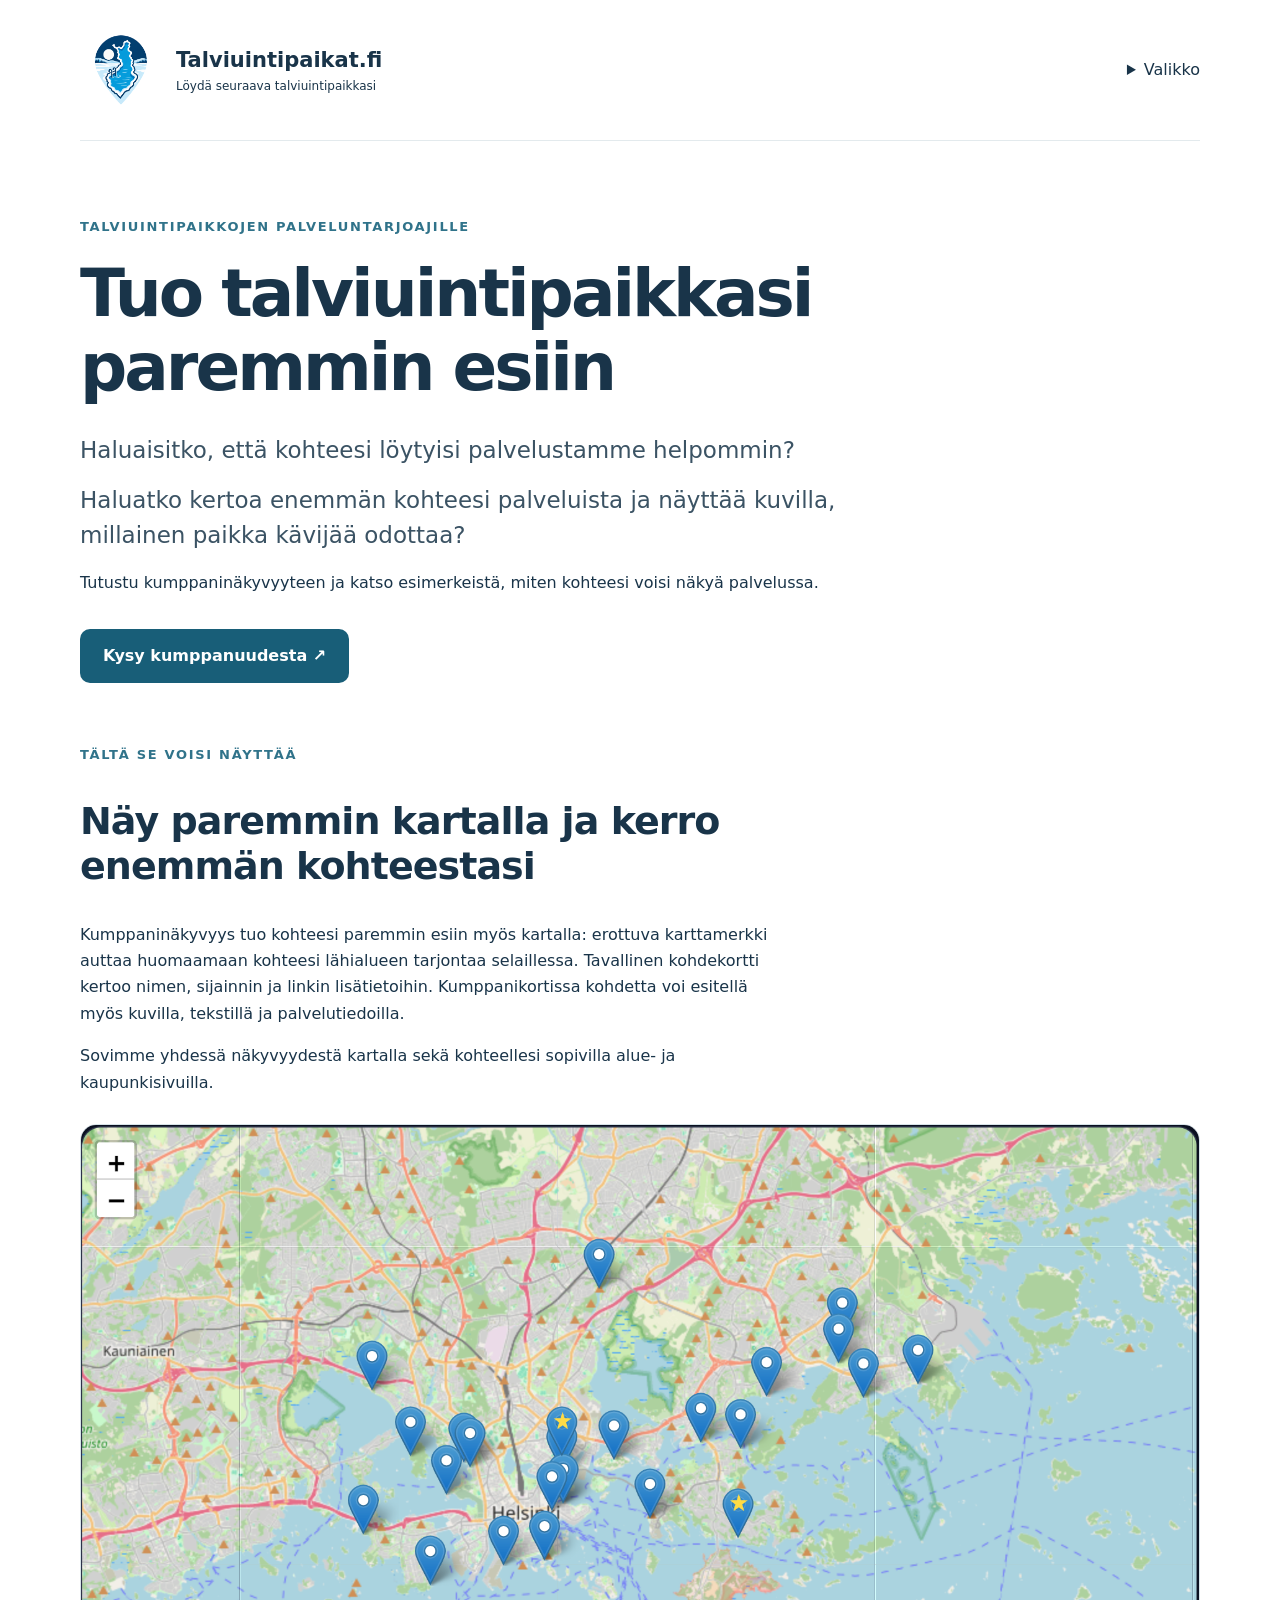
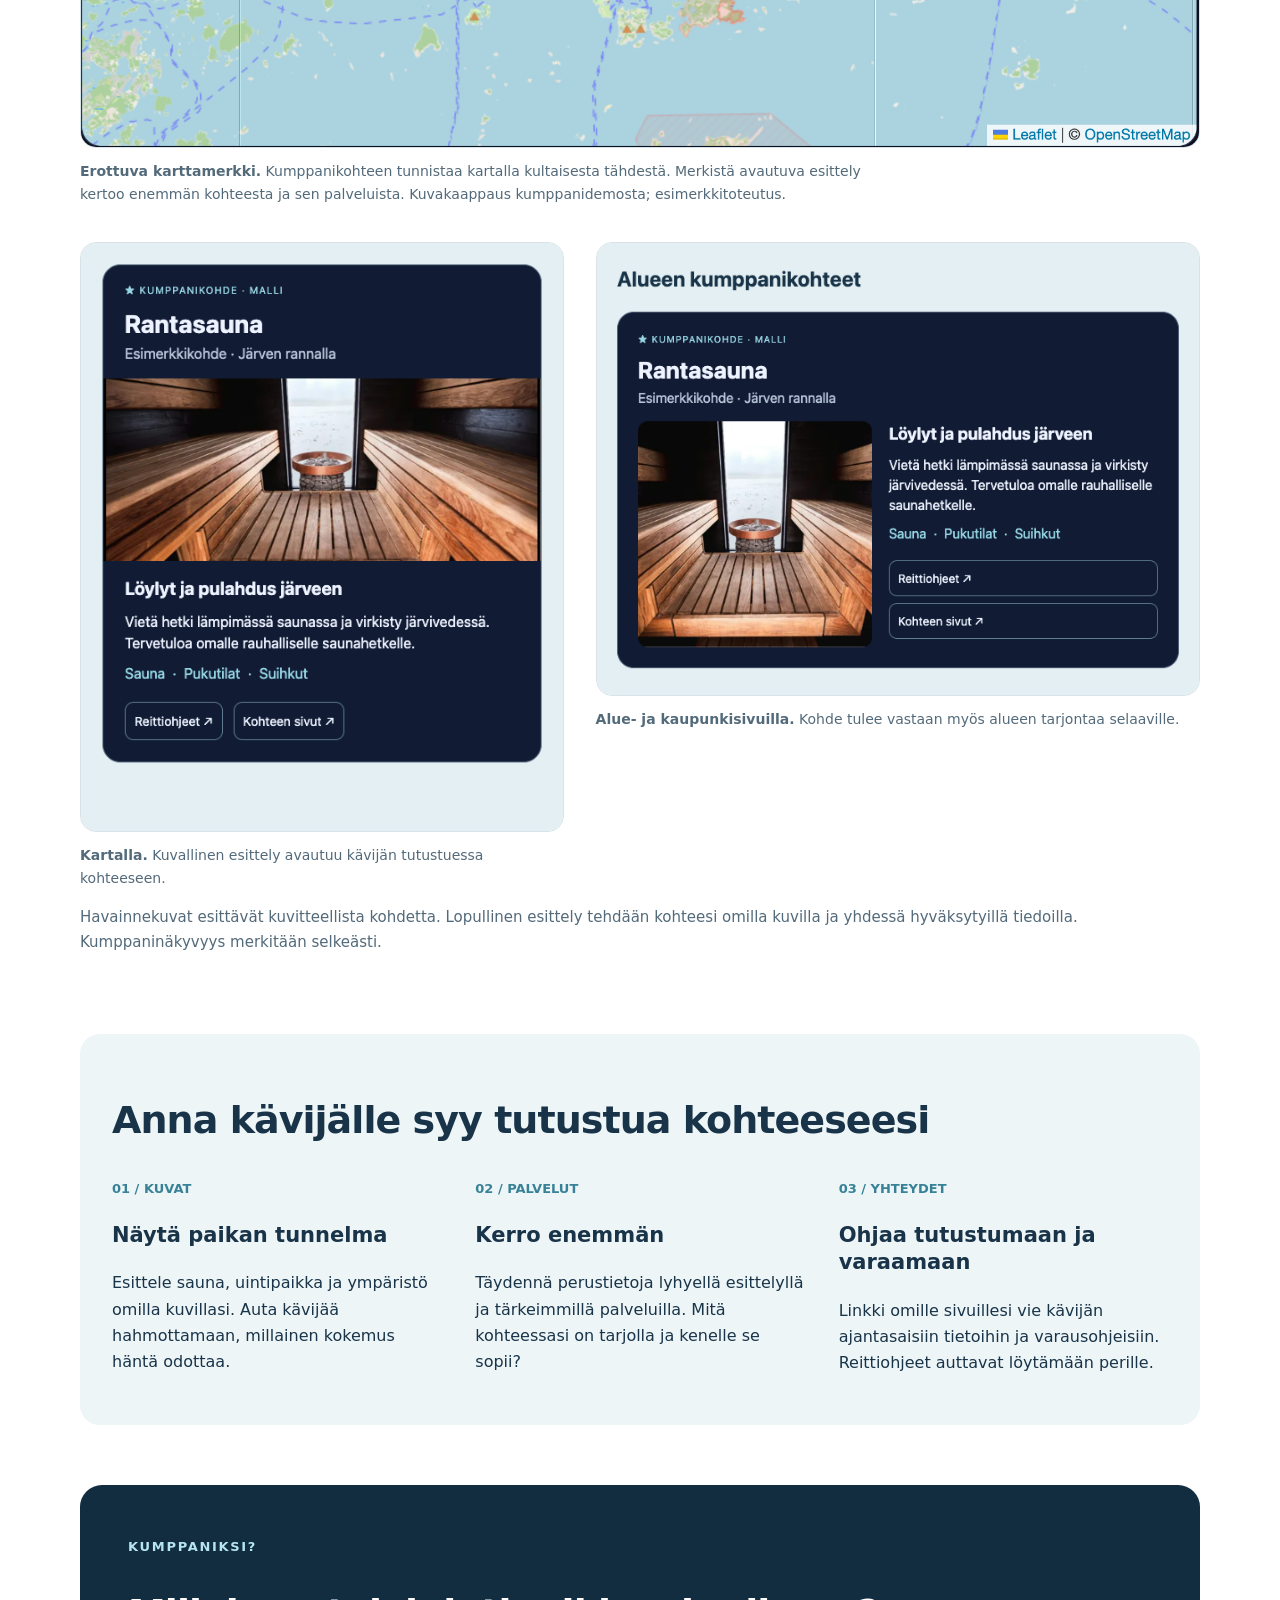
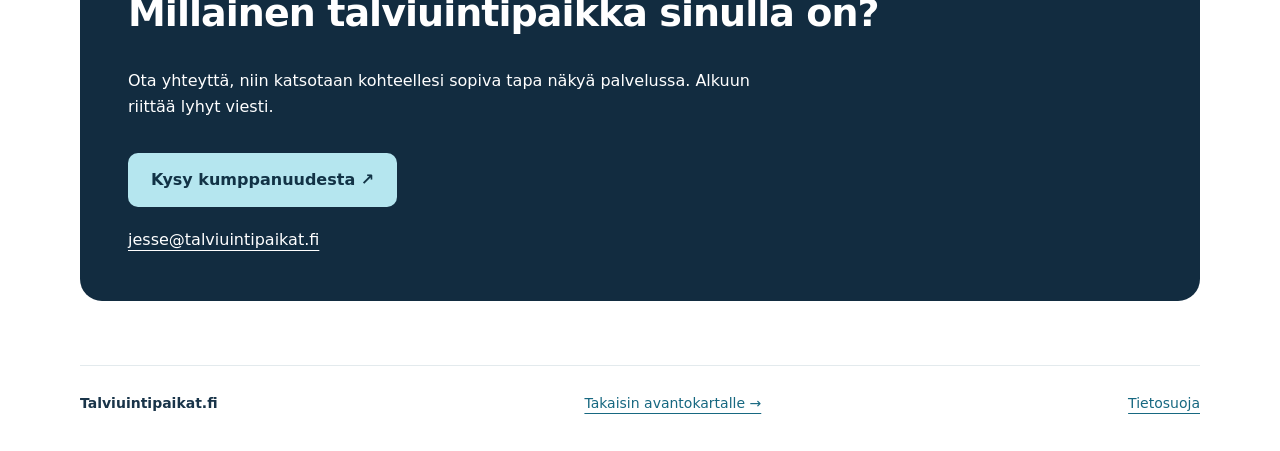
<file: kumppaniksi/index.html>
<!doctype html><html lang="fi"><head><meta charset="utf-8"><meta name="viewport" content="width=device-width,initial-scale=1"><title>Kumppaniksi? – Talviuintipaikat.fi</title><meta name="description" content="Tuo talviuintipaikkasi paremmin esiin. Tutustu kuvalliseen kumppaninäkyvyyteen ja ota yhteyttä: jesse@talviuintipaikat.fi."><link rel="canonical" href="https://talviuintipaikat.fi/kumppaniksi/"><link rel="stylesheet" href="/assets/partners/partners.css"></head><body><a class="skip" href="#sisalto">Siirry sisältöön</a><header class="wrap"><a class="brand" href="/"><img src="/assets/images/winterswim-logo-transparent.png" width="82" height="100" alt=""><span>Talviuintipaikat.fi<small>Löydä seuraava talviuintipaikkasi</small></span></a><details><summary>Valikko</summary><nav aria-label="Päävalikko"><a href="/#kartta">Avantokartta</a><a href="/kunnat.html">Alueet ja kaupungit</a><a href="/kumppaniksi/" aria-current="page">Kumppaniksi?</a></nav></details></header><main id="sisalto" class="wrap"><section class="intro"><span class="eyebrow">Talviuintipaikkojen palveluntarjoajille</span><h1>Tuo talviuintipaikkasi paremmin esiin</h1><p class="lead">Haluaisitko, että kohteesi löytyisi palvelustamme helpommin?</p><p class="lead">Haluatko kertoa enemmän kohteesi palveluista ja näyttää kuvilla, millainen paikka kävijää odottaa?</p><p>Tutustu kumppaninäkyvyyteen ja katso esimerkeistä, miten kohteesi voisi näkyä palvelussa.</p><a class="btn" href="#yhteys">Kysy kumppanuudesta ↗</a></section><section class="section"><div class="section-intro"><span class="eyebrow">Tältä se voisi näyttää</span><h2>Näy paremmin kartalla ja kerro enemmän kohteestasi</h2><p>Kumppaninäkyvyys tuo kohteesi paremmin esiin myös kartalla: erottuva karttamerkki auttaa huomaamaan kohteesi lähialueen tarjontaa selaillessa. Tavallinen kohdekortti kertoo nimen, sijainnin ja linkin lisätietoihin. Kumppanikortissa kohdetta voi esitellä myös kuvilla, tekstillä ja palvelutiedoilla.</p><p>Sovimme yhdessä näkyvyydestä kartalla sekä kohteellesi sopivilla alue- ja kaupunkisivuilla.</p></div><figure class="map-example"><img src="/assets/partners/map-visibility.png" width="1800" height="1000" alt="Kumppanidemon kartta: kumppanikohteen sinisessä karttapinnissä on kultainen tähti, muut kohteet näkyvät tavallisina sinisinä pinneinä."><figcaption><strong>Erottuva karttamerkki.</strong> Kumppanikohteen tunnistaa kartalla kultaisesta tähdestä. Merkistä avautuva esittely kertoo enemmän kohteesta ja sen palveluista. Kuvakaappaus kumppanidemosta; esimerkkitoteutus.</figcaption></figure><div class="examples"><figure><img src="/assets/partners/map-card.png" width="540" height="660" loading="lazy" alt="Kuvitteellisen Rantasaunan kumppanikortti: kuva, esittely, palvelut ja linkit kartan yhteydessä."><figcaption><strong>Kartalla.</strong> Kuvallinen esittely avautuu kävijän tutustuessa kohteeseen.</figcaption></figure><figure><img src="/assets/partners/region-card.png" width="720" height="540" loading="lazy" alt="Kuvitteellinen Rantasauna alueen kumppanikohteiden esittelyssä."><figcaption><strong>Alue- ja kaupunkisivuilla.</strong> Kohde tulee vastaan myös alueen tarjontaa selaaville.</figcaption></figure></div><p class="muted">Havainnekuvat esittävät kuvitteellista kohdetta. Lopullinen esittely tehdään kohteesi omilla kuvilla ja yhdessä hyväksytyillä tiedoilla. Kumppaninäkyvyys merkitään selkeästi.</p></section><section class="soft" aria-labelledby="sisaltaa"><h2 id="sisaltaa">Anna kävijälle syy tutustua kohteeseesi</h2><div class="benefits"><div><span class="number">01 / KUVAT</span><h3>Näytä paikan tunnelma</h3><p>Esittele sauna, uintipaikka ja ympäristö omilla kuvillasi. Auta kävijää hahmottamaan, millainen kokemus häntä odottaa.</p></div><div><span class="number">02 / PALVELUT</span><h3>Kerro enemmän</h3><p>Täydennä perustietoja lyhyellä esittelyllä ja tärkeimmillä palveluilla. Mitä kohteessasi on tarjolla ja kenelle se sopii?</p></div><div><span class="number">03 / YHTEYDET</span><h3>Ohjaa tutustumaan ja varaamaan</h3><p>Linkki omille sivuillesi vie kävijän ajantasaisiin tietoihin ja varausohjeisiin. Reittiohjeet auttavat löytämään perille.</p></div></div></section><section class="contact" id="yhteys"><span class="eyebrow" style="color:#b5e6ef">Kumppaniksi?</span><h2>Millainen talviuintipaikka sinulla on?</h2><p>Ota yhteyttä, niin katsotaan kohteellesi sopiva tapa näkyä palvelussa. Alkuun riittää lyhyt viesti.</p><a class="btn" href="mailto:jesse@talviuintipaikat.fi?subject=Kumppanuus%20Talviuintipaikat.fi-palvelussa">Kysy kumppanuudesta ↗</a><a class="email" href="mailto:jesse@talviuintipaikat.fi">jesse@talviuintipaikat.fi</a></section></main><footer class="wrap"><strong>Talviuintipaikat.fi</strong><a href="/#kartta">Takaisin avantokartalle →</a><a href="/analytiikan-tietosuoja.html">Tietosuoja</a></footer></body></html>
</file>
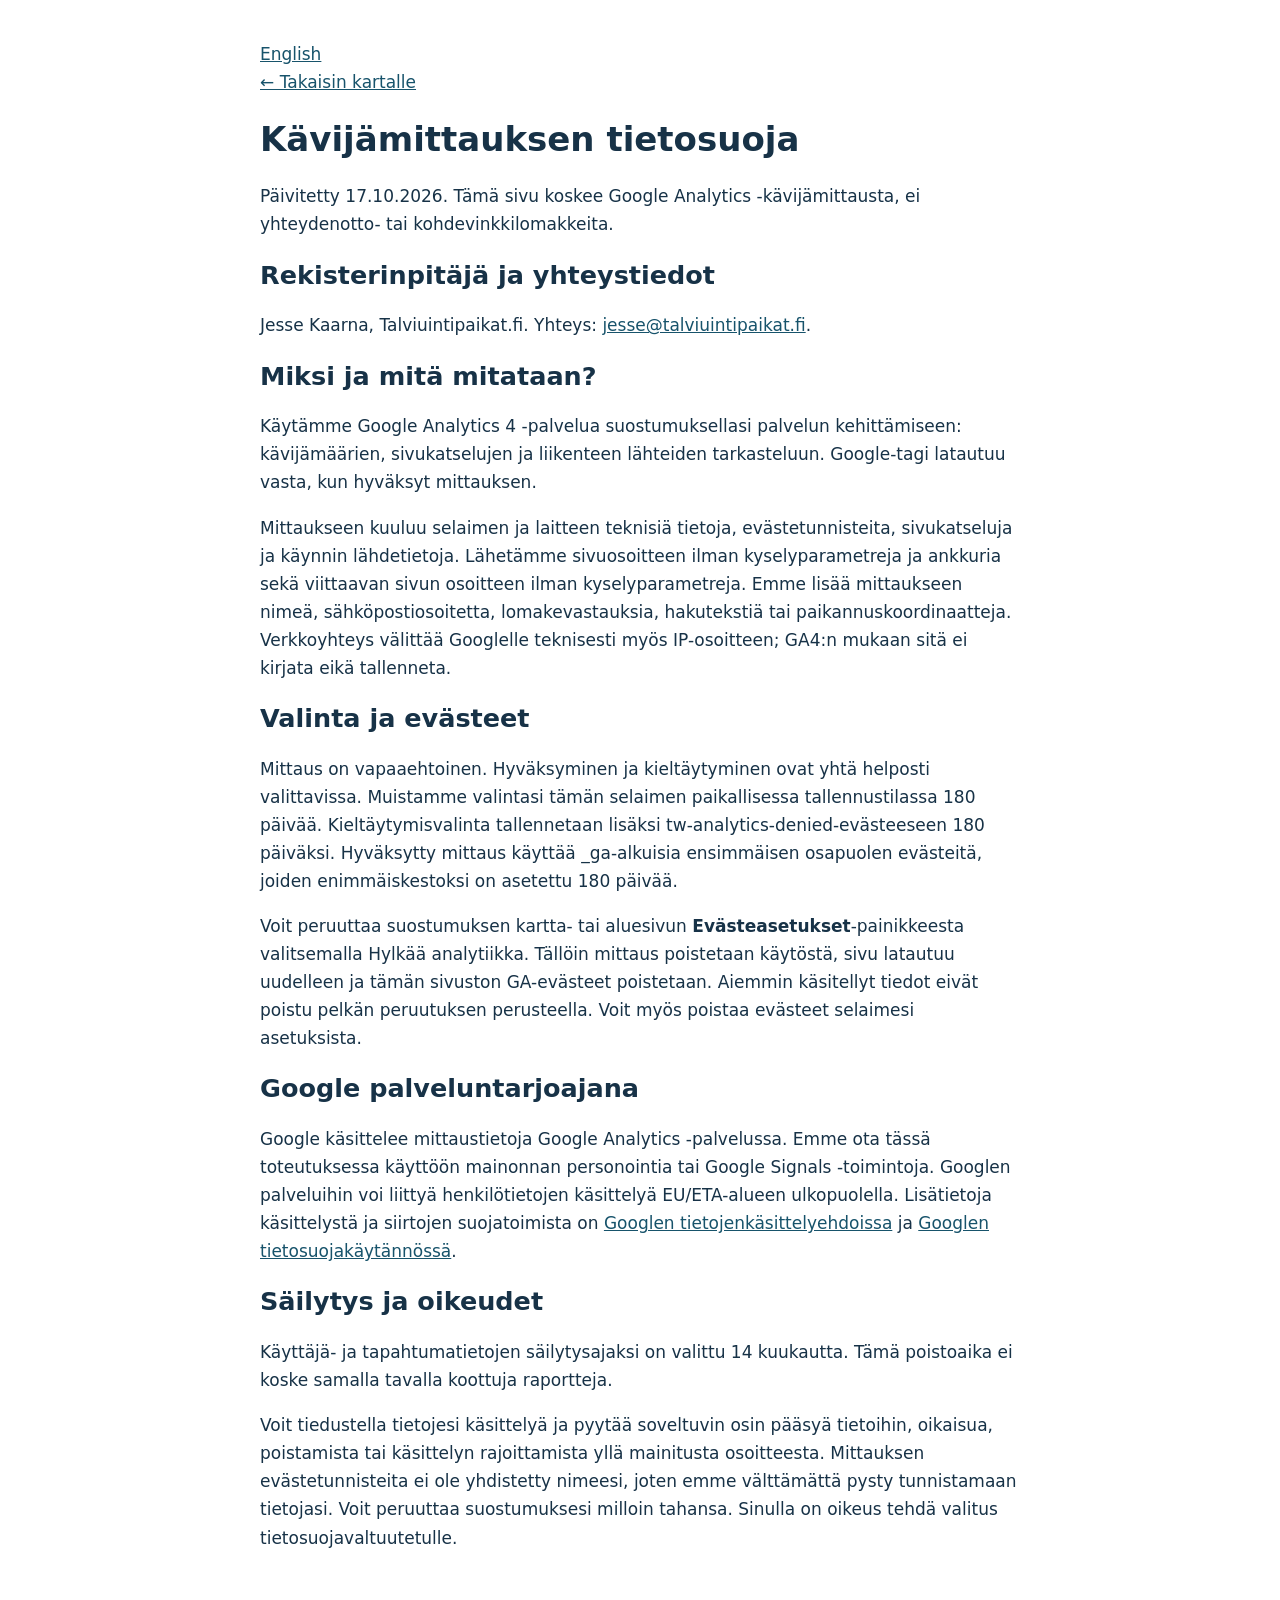
<file: analytiikan-tietosuoja.html>
<!doctype html>
<html lang="fi"><head><meta charset="utf-8"><meta name="viewport" content="width=device-width,initial-scale=1"><title>Kävijämittauksen tietosuoja – Talviuintipaikat.fi</title><meta name="description" content="Tietoa Talviuintipaikat.fi-palvelun vapaaehtoisesta kävijämittauksesta, evästeistä ja suostumuksen muuttamisesta.">
<style>body{max-width:760px;margin:40px auto;padding:0 24px 60px;font:17px/1.65 system-ui;color:#173247;background:#fff}h1,h2{line-height:1.2}a{color:#17536b}button{font:inherit;padding:10px}</style>
<script src="/assets/locale.js"></script>
<link rel="canonical" href="https://talviuintipaikat.fi/analytiikan-tietosuoja.html"><link rel="alternate" hreflang="fi" href="https://talviuintipaikat.fi/analytiikan-tietosuoja.html"><link rel="alternate" hreflang="en" href="https://talviuintipaikat.fi/en/analytics-privacy/"></head><body><nav aria-label="Kieli"><a href="/en/analytics-privacy/" lang="en">English</a></nav><a href="/">← Takaisin kartalle</a><h1>Kävijämittauksen tietosuoja</h1><p>Päivitetty 17.10.2026. Tämä sivu koskee Google Analytics -kävijämittausta, ei yhteydenotto- tai kohdevinkkilomakkeita.</p>
<h2>Rekisterinpitäjä ja yhteystiedot</h2><p>Jesse Kaarna, Talviuintipaikat.fi. Yhteys: <a href="mailto:jesse@talviuintipaikat.fi">jesse@talviuintipaikat.fi</a>.</p>
<h2>Miksi ja mitä mitataan?</h2><p>Käytämme Google Analytics 4 -palvelua suostumuksellasi palvelun kehittämiseen: kävijämäärien, sivukatselujen ja liikenteen lähteiden tarkasteluun. Google-tagi latautuu vasta, kun hyväksyt mittauksen.</p><p>Mittaukseen kuuluu selaimen ja laitteen teknisiä tietoja, evästetunnisteita, sivukatseluja ja käynnin lähdetietoja. Lähetämme sivuosoitteen ilman kyselyparametreja ja ankkuria sekä viittaavan sivun osoitteen ilman kyselyparametreja. Emme lisää mittaukseen nimeä, sähköpostiosoitetta, lomakevastauksia, hakutekstiä tai paikannuskoordinaatteja. Verkkoyhteys välittää Googlelle teknisesti myös IP-osoitteen; GA4:n mukaan sitä ei kirjata eikä tallenneta.</p>
<h2>Valinta ja evästeet</h2><p>Mittaus on vapaaehtoinen. Hyväksyminen ja kieltäytyminen ovat yhtä helposti valittavissa. Muistamme valintasi tämän selaimen paikallisessa tallennustilassa 180 päivää. Kieltäytymisvalinta tallennetaan lisäksi tw-analytics-denied-evästeeseen 180 päiväksi. Hyväksytty mittaus käyttää _ga-alkuisia ensimmäisen osapuolen evästeitä, joiden enimmäiskestoksi on asetettu 180 päivää.</p><p>Voit peruuttaa suostumuksen kartta- tai aluesivun <strong>Evästeasetukset</strong>-painikkeesta valitsemalla Hylkää analytiikka. Tällöin mittaus poistetaan käytöstä, sivu latautuu uudelleen ja tämän sivuston GA-evästeet poistetaan. Aiemmin käsitellyt tiedot eivät poistu pelkän peruutuksen perusteella. Voit myös poistaa evästeet selaimesi asetuksista.</p>
<h2>Google palveluntarjoajana</h2><p>Google käsittelee mittaustietoja Google Analytics -palvelussa. Emme ota tässä toteutuksessa käyttöön mainonnan personointia tai Google Signals -toimintoja. Googlen palveluihin voi liittyä henkilötietojen käsittelyä EU/ETA-alueen ulkopuolella. Lisätietoja käsittelystä ja siirtojen suojatoimista on <a href="https://business.safety.google/adsprocessorterms/">Googlen tietojenkäsittelyehdoissa</a> ja <a href="https://policies.google.com/privacy">Googlen tietosuojakäytännössä</a>.</p>
<h2>Säilytys ja oikeudet</h2><p>Käyttäjä- ja tapahtumatietojen säilytysajaksi on valittu 14 kuukautta. Tämä poistoaika ei koske samalla tavalla koottuja raportteja.</p><p>Voit tiedustella tietojesi käsittelyä ja pyytää soveltuvin osin pääsyä tietoihin, oikaisua, poistamista tai käsittelyn rajoittamista yllä mainitusta osoitteesta. Mittauksen evästetunnisteita ei ole yhdistetty nimeesi, joten emme välttämättä pysty tunnistamaan tietojasi. Voit peruuttaa suostumuksesi milloin tahansa. Sinulla on oikeus tehdä valitus tietosuojavaltuutetulle.</p>
</body></html>
</file>
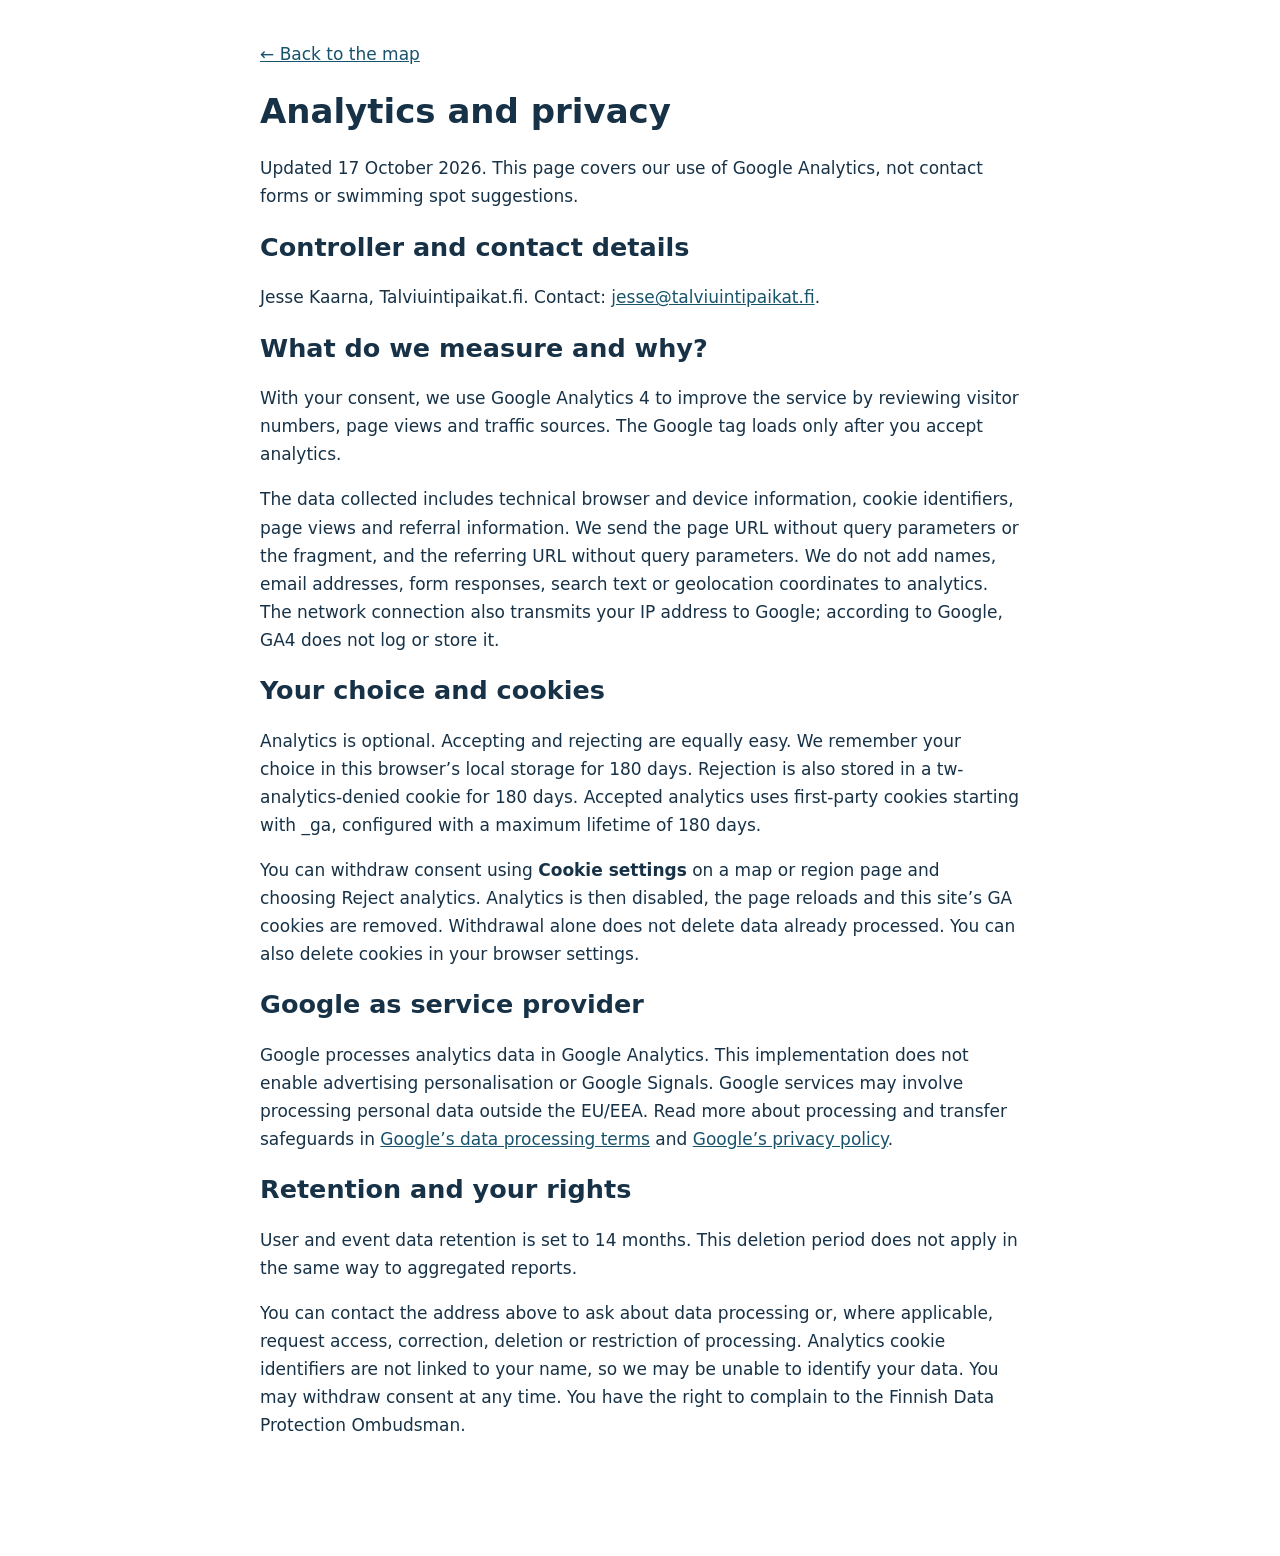
<file: scripts/analytics-privacy-en.html>
<!doctype html>
<html lang="en"><head><meta charset="utf-8"><meta name="viewport" content="width=device-width,initial-scale=1"><title>Analytics and privacy – Talviuintipaikat.fi</title><meta name="description" content="How WinterSwim.fi and Talviuintipaikat.fi use Google Analytics with your permission."><link rel="canonical" href="https://talviuintipaikat.fi/en/analytics-privacy/">
<style>body{max-width:760px;margin:40px auto;padding:0 24px 60px;font:17px/1.65 system-ui;color:#173247;background:#fff}h1,h2{line-height:1.2}a{color:#17536b}.language-switch{display:flex;gap:16px;margin-bottom:24px}</style>
</head><body><a href="/en/">← Back to the map</a><h1>Analytics and privacy</h1><p>Updated 17 October 2026. This page covers our use of Google Analytics, not contact forms or swimming spot suggestions.</p>
<h2>Controller and contact details</h2><p>Jesse Kaarna, Talviuintipaikat.fi. Contact: <a href="mailto:jesse@talviuintipaikat.fi">jesse@talviuintipaikat.fi</a>.</p>
<h2>What do we measure and why?</h2><p>With your consent, we use Google Analytics 4 to improve the service by reviewing visitor numbers, page views and traffic sources. The Google tag loads only after you accept analytics.</p><p>The data collected includes technical browser and device information, cookie identifiers, page views and referral information. We send the page URL without query parameters or the fragment, and the referring URL without query parameters. We do not add names, email addresses, form responses, search text or geolocation coordinates to analytics. The network connection also transmits your IP address to Google; according to Google, GA4 does not log or store it.</p>
<h2>Your choice and cookies</h2><p>Analytics is optional. Accepting and rejecting are equally easy. We remember your choice in this browser’s local storage for 180 days. Rejection is also stored in a tw-analytics-denied cookie for 180 days. Accepted analytics uses first-party cookies starting with _ga, configured with a maximum lifetime of 180 days.</p><p>You can withdraw consent using <strong>Cookie settings</strong> on a map or region page and choosing Reject analytics. Analytics is then disabled, the page reloads and this site’s GA cookies are removed. Withdrawal alone does not delete data already processed. You can also delete cookies in your browser settings.</p>
<h2>Google as service provider</h2><p>Google processes analytics data in Google Analytics. This implementation does not enable advertising personalisation or Google Signals. Google services may involve processing personal data outside the EU/EEA. Read more about processing and transfer safeguards in <a href="https://business.safety.google/adsprocessorterms/">Google’s data processing terms</a> and <a href="https://policies.google.com/privacy">Google’s privacy policy</a>.</p>
<h2>Retention and your rights</h2><p>User and event data retention is set to 14 months. This deletion period does not apply in the same way to aggregated reports.</p><p>You can contact the address above to ask about data processing or, where applicable, request access, correction, deletion or restriction of processing. Analytics cookie identifiers are not linked to your name, so we may be unable to identify your data. You may withdraw consent at any time. You have the right to complain to the Finnish Data Protection Ombudsman.</p>
</body></html>
</file>
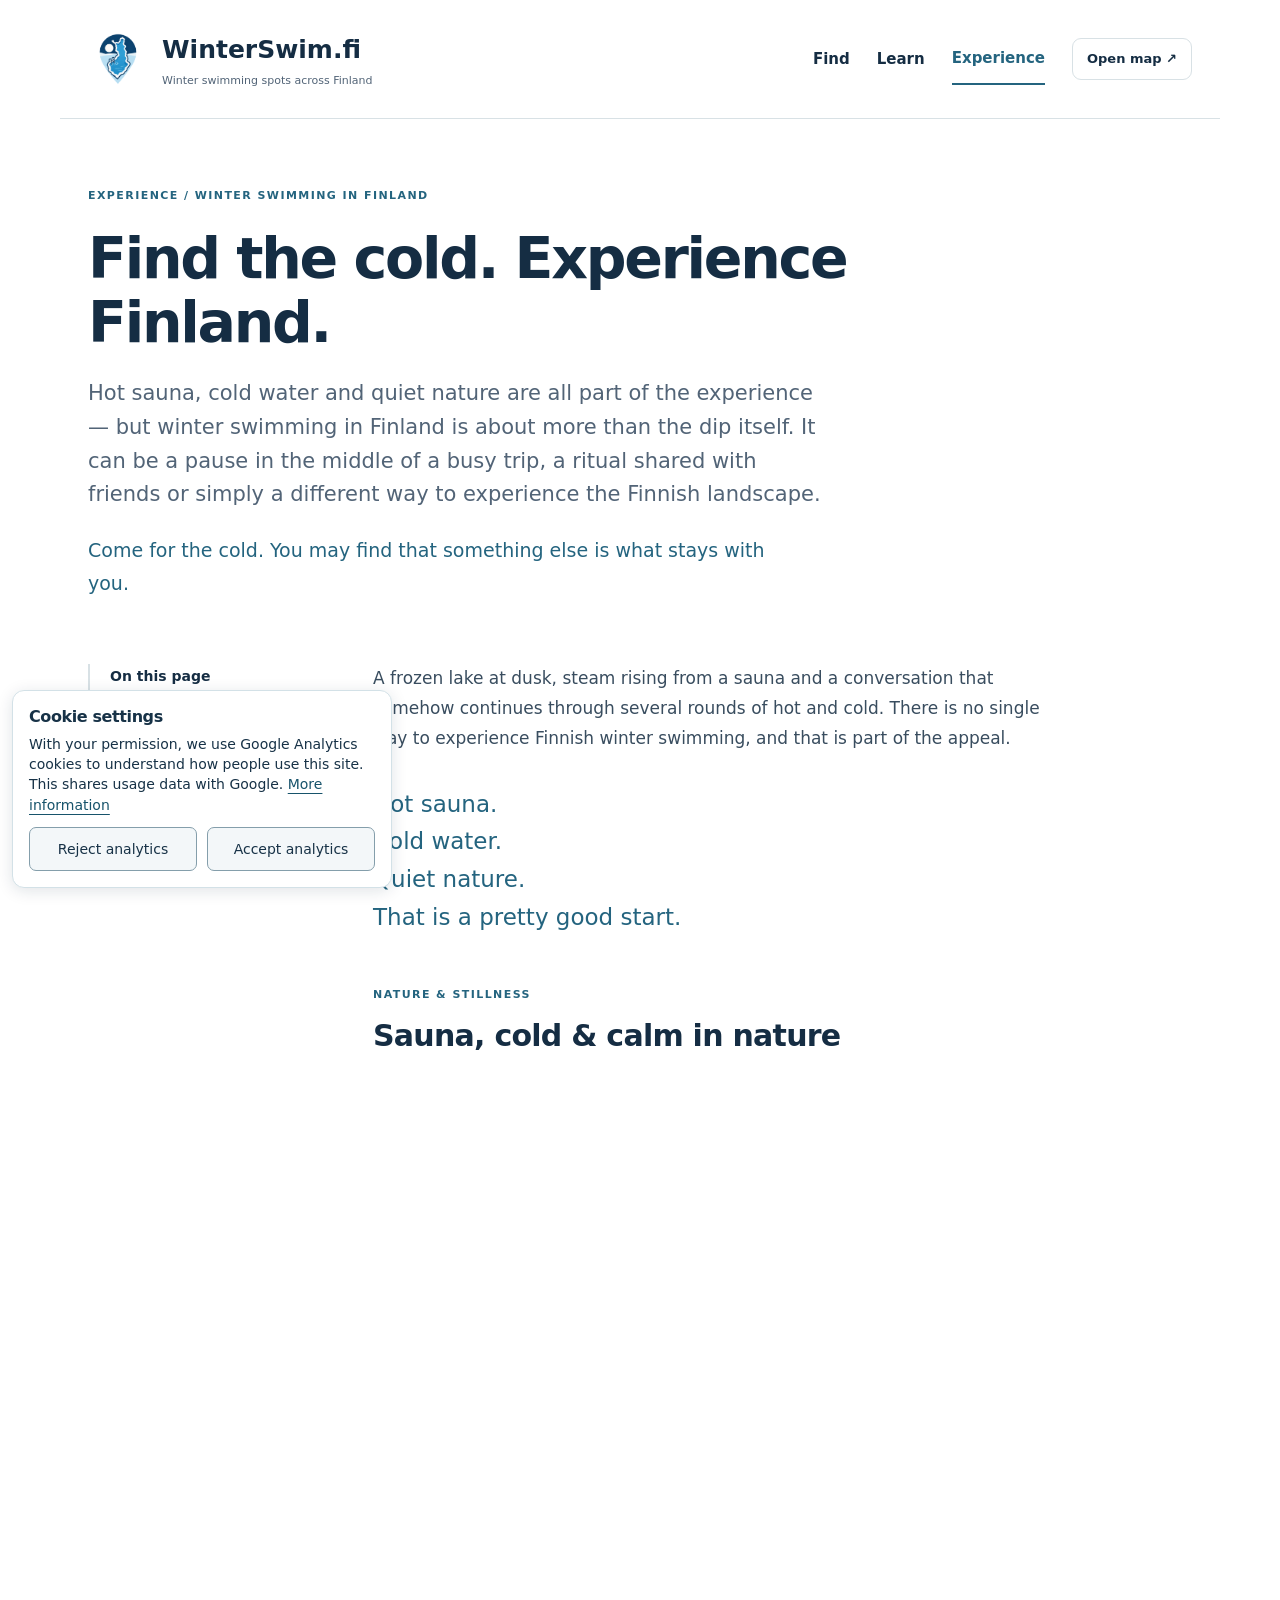
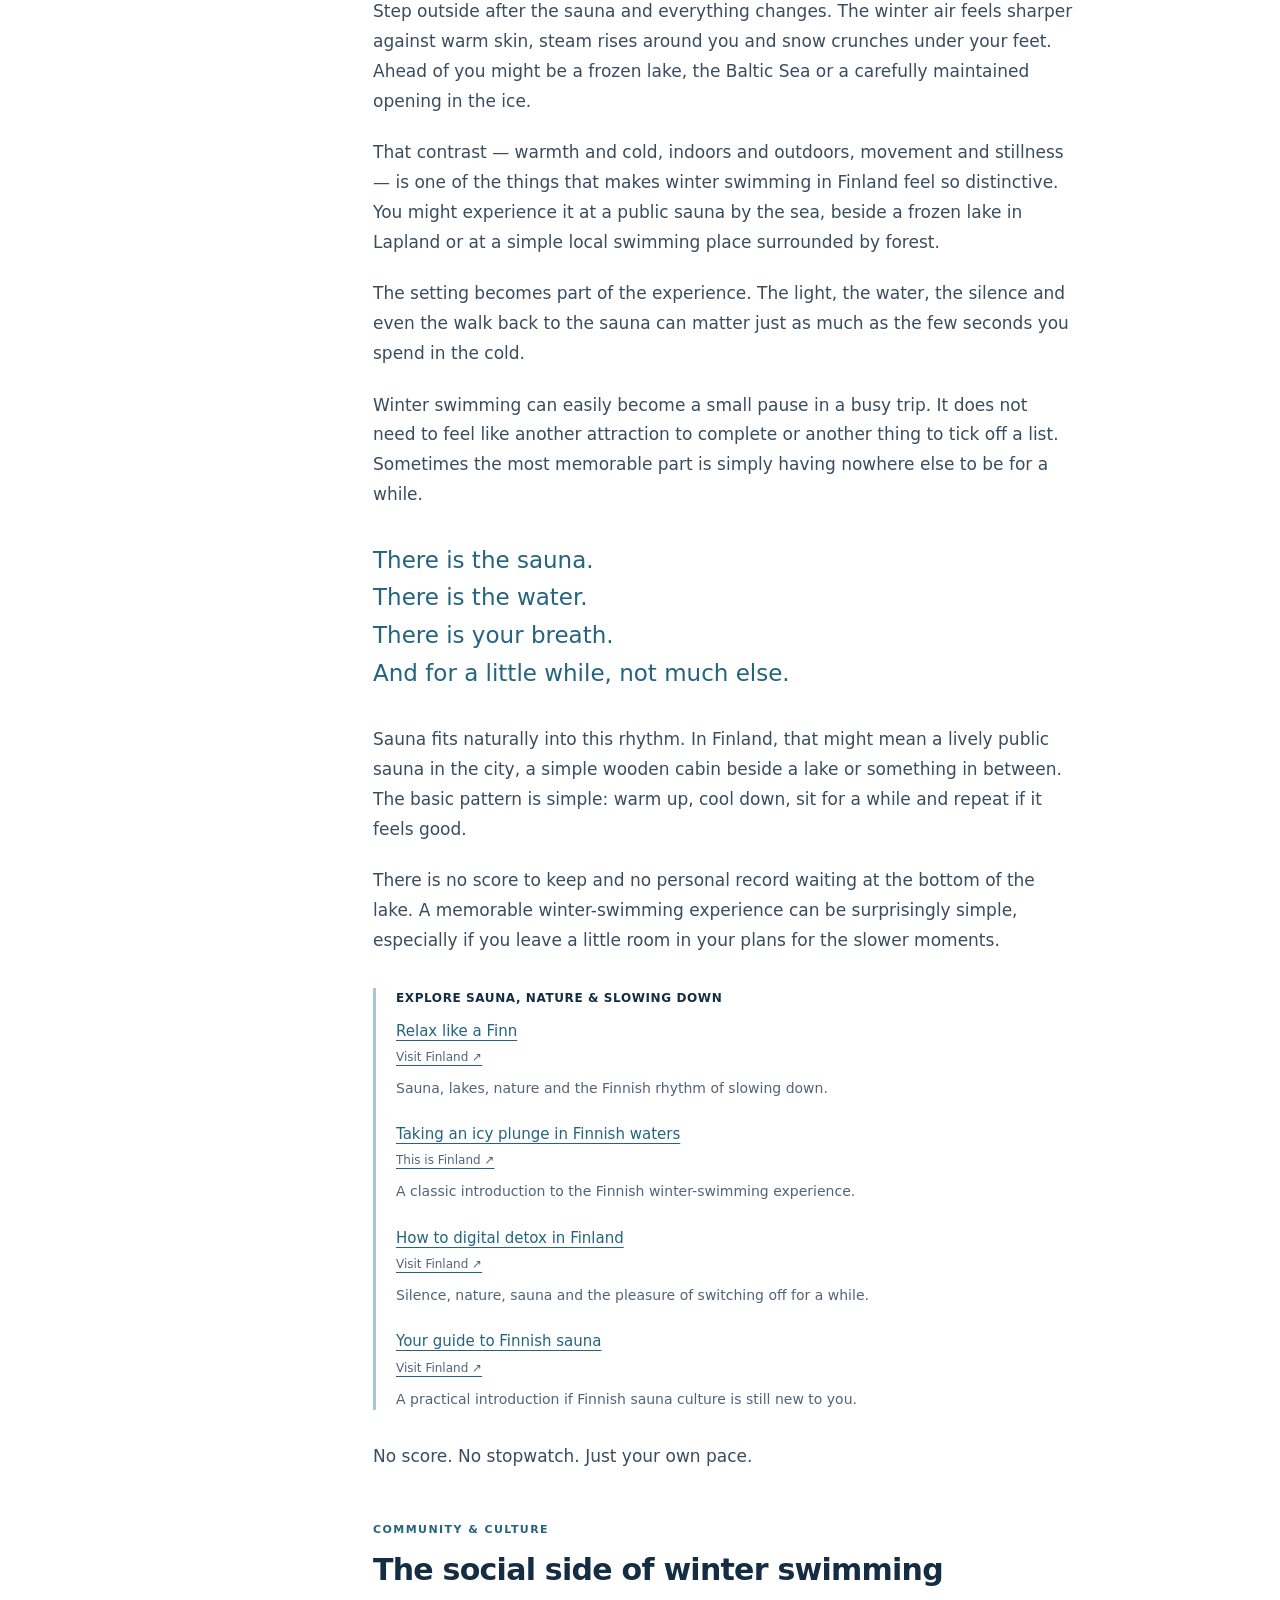
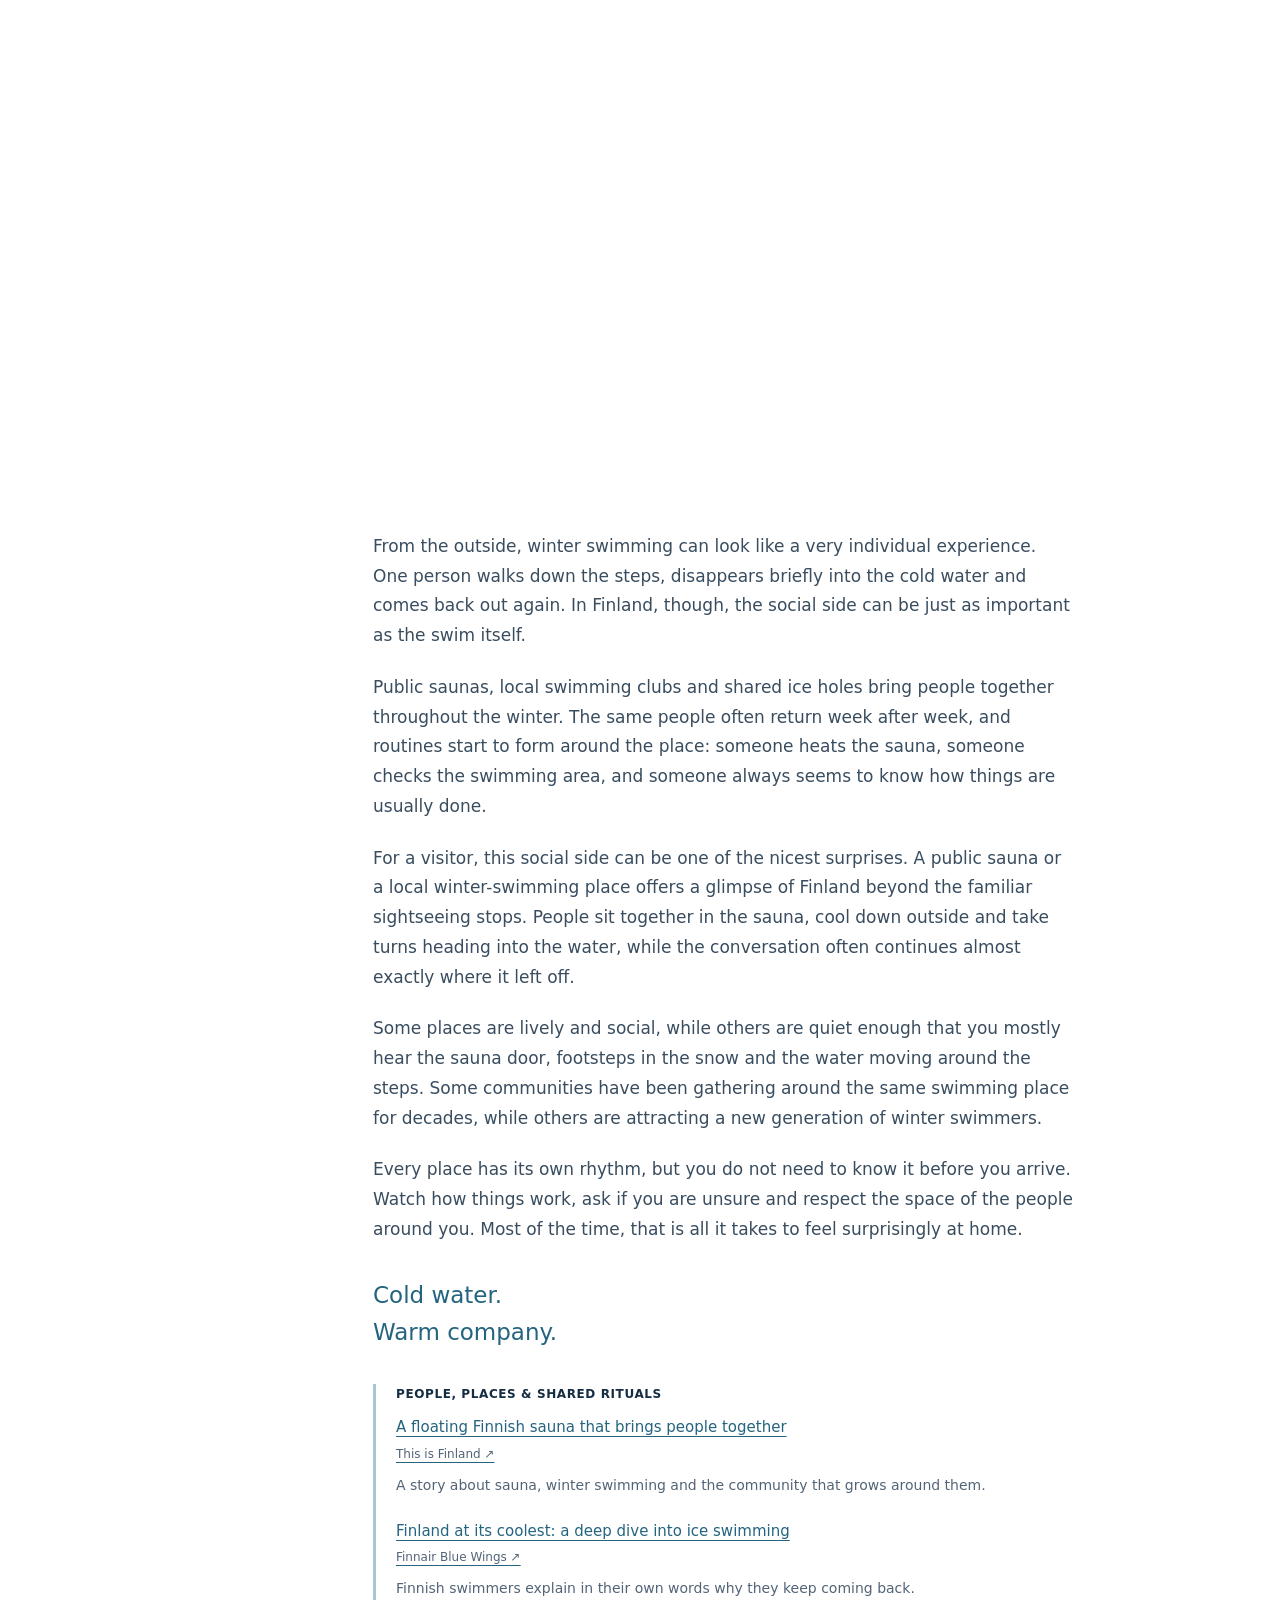
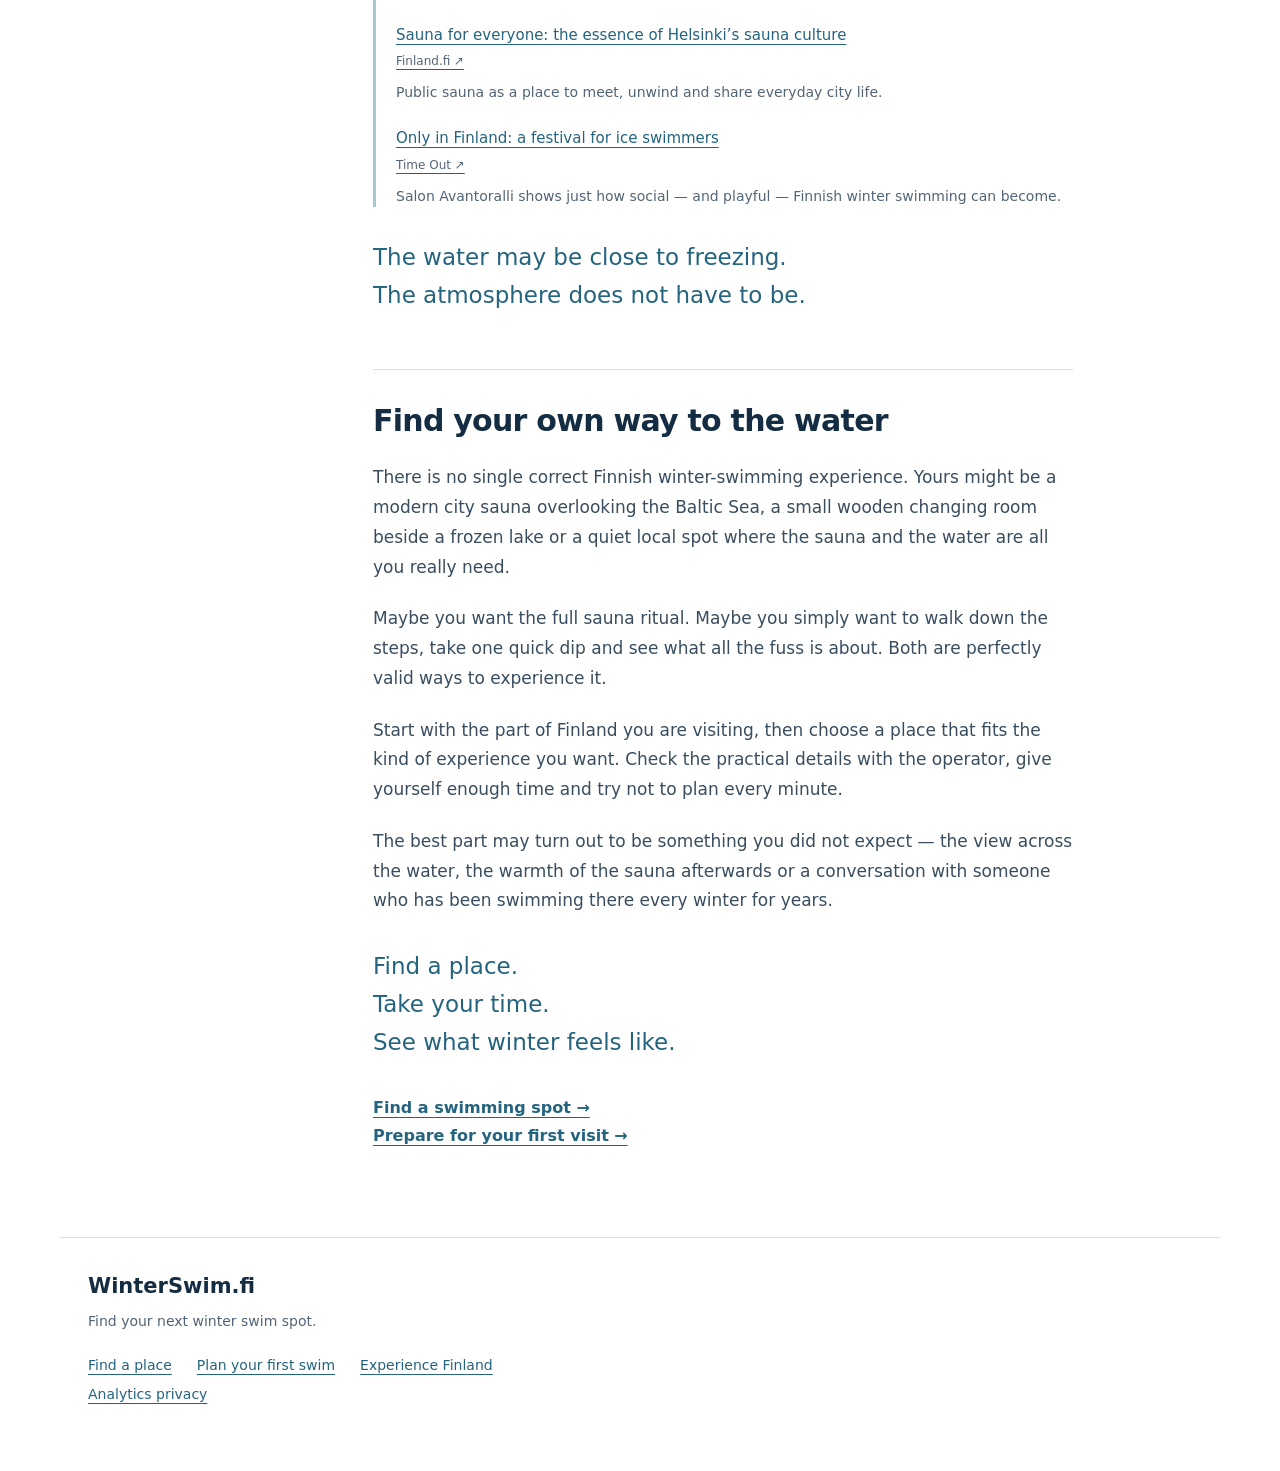
<file: scripts/content-pages/experience.html>
<!doctype html><html lang="en"><head><meta charset="utf-8"><meta name="viewport" content="width=device-width,initial-scale=1"><title>Find the cold. Experience Finland. | WinterSwim.fi</title><meta name="description" content="Discover Finnish winter swimming through sauna, nature, community and the quiet moments between hot and cold."><link rel="canonical" href="https://winterswim.fi/experience/"><link rel="stylesheet" href="/assets/content/style.css"><link rel="stylesheet" href="/assets/content/experience.css"><link rel="stylesheet" href="/assets/analytics.css"><script src="/assets/locale.js"></script><script defer src="/assets/analytics.js"></script></head><body><a class="skip" href="#main">Skip to content</a><header class="wrap"><a class="brand" href="https://winterswim.fi/"><img src="/assets/content/logo.png" width="60" height="72" alt=""><span>WinterSwim.fi<small>Winter swimming spots across Finland</small></span></a><nav aria-label="Main navigation"><a href="/find/">Find</a><a href="/learn/">Learn</a><a href="/experience/" aria-current="page">Experience</a><a class="map-link" href="https://winterswim.fi/#kartta">Open map ↗</a></nav></header><main id="main" class="wrap"><div class="intro"><span class="eyebrow">EXPERIENCE / WINTER SWIMMING IN FINLAND</span><h1>Find the cold. Experience Finland.</h1><p class="lead">Hot sauna, cold water and quiet nature are all part of the experience — but winter swimming in Finland is about more than the dip itself. It can be a pause in the middle of a busy trip, a ritual shared with friends or simply a different way to experience the Finnish landscape.</p><p class="v2-opening">Come for the cold. You may find that something else is what stays with you.</p></div><div class="article-layout"><aside class="contents"><strong>On this page</strong><a href="#nature">Sauna, cold & nature</a><a href="#community">Community & culture</a><a href="#your-way">Find your own way</a></aside><article class="prose experience-two"><p>A frozen lake at dusk, steam rising from a sauna and a conversation that somehow continues through several rounds of hot and cold. There is no single way to experience Finnish winter swimming, and that is part of the appeal.</p><p class="rhythm">Hot sauna.<br>Cold water.<br>Quiet nature.<br>That is a pretty good start.</p><span class="eyebrow">NATURE & STILLNESS</span><h2 id="nature">Sauna, cold &amp; calm in nature</h2><figure class="content-photo"><img src="/assets/content/sauna-warmth.webp" srcset="/assets/content/sauna-warmth-650.webp 650w, /assets/content/sauna-warmth.webp 1300w" sizes="(max-width: 620px) calc(100vw - 40px), 700px" width="1300" height="864" loading="lazy" decoding="async" alt="A bather sitting beside a steaming stove in a warmly lit wooden sauna."></figure><p>Step outside after the sauna and everything changes. The winter air feels sharper against warm skin, steam rises around you and snow crunches under your feet. Ahead of you might be a frozen lake, the Baltic Sea or a carefully maintained opening in the ice.</p><p>That contrast — warmth and cold, indoors and outdoors, movement and stillness — is one of the things that makes winter swimming in Finland feel so distinctive. You might experience it at a public sauna by the sea, beside a frozen lake in Lapland or at a simple local swimming place surrounded by forest.</p><p>The setting becomes part of the experience. The light, the water, the silence and even the walk back to the sauna can matter just as much as the few seconds you spend in the cold.</p><p>Winter swimming can easily become a small pause in a busy trip. It does not need to feel like another attraction to complete or another thing to tick off a list. Sometimes the most memorable part is simply having nowhere else to be for a while.</p><p class="rhythm">There is the sauna.<br>There is the water.<br>There is your breath.<br>And for a little while, not much else.</p><p>Sauna fits naturally into this rhythm. In Finland, that might mean a lively public sauna in the city, a simple wooden cabin beside a lake or something in between. The basic pattern is simple: warm up, cool down, sit for a while and repeat if it feels good.</p><p>There is no score to keep and no personal record waiting at the bottom of the lake. A memorable winter-swimming experience can be surprisingly simple, especially if you leave a little room in your plans for the slower moments.</p><div class="further"><strong>Explore sauna, nature &amp; slowing down</strong><div class="reading-entry"><a href="https://www.visitfinland.com/en/articles/the-relaxation-routine-all-finns-know/">Relax like a Finn<small>Visit Finland ↗</small></a><p class="reading-description">Sauna, lakes, nature and the Finnish rhythm of slowing down.</p></div><div class="reading-entry"><a href="https://finland.fi/life-society/taking-an-icy-plunge-in-finnish-waters/">Taking an icy plunge in Finnish waters<small>This is Finland ↗</small></a><p class="reading-description">A classic introduction to the Finnish winter-swimming experience.</p></div><div class="reading-entry"><a href="https://www.visitfinland.com/en/articles/how-to-digital-detox-in-finland/">How to digital detox in Finland<small>Visit Finland ↗</small></a><p class="reading-description">Silence, nature, sauna and the pleasure of switching off for a while.</p></div><div class="reading-entry"><a href="https://www.visitfinland.com/en/things-to-do/sauna/">Your guide to Finnish sauna<small>Visit Finland ↗</small></a><p class="reading-description">A practical introduction if Finnish sauna culture is still new to you.</p></div></div><p>No score. No stopwatch. Just your own pace.</p><span class="eyebrow">COMMUNITY & CULTURE</span><h2 id="community">The social side of winter swimming</h2><figure class="content-photo"><img src="/assets/content/sauna-together.webp" srcset="/assets/content/sauna-together-650.webp 650w, /assets/content/sauna-together.webp 1300w" sizes="(max-width: 620px) calc(100vw - 40px), 700px" width="1300" height="864" loading="lazy" decoding="async" alt="People chatting together on the benches of a wooden sauna."></figure><p>From the outside, winter swimming can look like a very individual experience. One person walks down the steps, disappears briefly into the cold water and comes back out again. In Finland, though, the social side can be just as important as the swim itself.</p><p>Public saunas, local swimming clubs and shared ice holes bring people together throughout the winter. The same people often return week after week, and routines start to form around the place: someone heats the sauna, someone checks the swimming area, and someone always seems to know how things are usually done.</p><p>For a visitor, this social side can be one of the nicest surprises. A public sauna or a local winter-swimming place offers a glimpse of Finland beyond the familiar sightseeing stops. People sit together in the sauna, cool down outside and take turns heading into the water, while the conversation often continues almost exactly where it left off.</p><p>Some places are lively and social, while others are quiet enough that you mostly hear the sauna door, footsteps in the snow and the water moving around the steps. Some communities have been gathering around the same swimming place for decades, while others are attracting a new generation of winter swimmers.</p><p>Every place has its own rhythm, but you do not need to know it before you arrive. Watch how things work, ask if you are unsure and respect the space of the people around you. Most of the time, that is all it takes to feel surprisingly at home.</p><p class="rhythm">Cold water.<br>Warm company.</p><div class="further"><strong>People, places &amp; shared rituals</strong><div class="reading-entry"><a href="https://finland.fi/life-society/floating-finnish-sauna-brings-people-together-and-boosts-wellbeing/">A floating Finnish sauna that brings people together<small>This is Finland ↗</small></a><p class="reading-description">A story about sauna, winter swimming and the community that grows around them.</p></div><div class="reading-entry"><a href="https://www.finnair.com/en/bluewings/lifestyle/finland-at-its-coolest--a-deep-dive-into-ice-swimming-4133080">Finland at its coolest: a deep dive into ice swimming<small>Finnair Blue Wings ↗</small></a><p class="reading-description">Finnish swimmers explain in their own words why they keep coming back.</p></div><div class="reading-entry"><a href="https://finland.fi/life-society/sauna-for-everyone-the-essence-of-helsinkis-sauna-culture/">Sauna for everyone: the essence of Helsinki’s sauna culture<small>Finland.fi ↗</small></a><p class="reading-description">Public sauna as a place to meet, unwind and share everyday city life.</p></div><div class="reading-entry"><a href="https://www.timeout.com/finland/news/ice-swimming-festival-020426">Only in Finland: a festival for ice swimmers<small>Time Out ↗</small></a><p class="reading-description">Salon Avantoralli shows just how social — and playful — Finnish winter swimming can become.</p></div></div><p class="rhythm">The water may be close to freezing.<br>The atmosphere does not have to be.</p><h2 id="your-way">Find your own way to the water</h2><p>There is no single correct Finnish winter-swimming experience. Yours might be a modern city sauna overlooking the Baltic Sea, a small wooden changing room beside a frozen lake or a quiet local spot where the sauna and the water are all you really need.</p><p>Maybe you want the full sauna ritual. Maybe you simply want to walk down the steps, take one quick dip and see what all the fuss is about. Both are perfectly valid ways to experience it.</p><p>Start with the part of Finland you are visiting, then choose a place that fits the kind of experience you want. Check the practical details with the operator, give yourself enough time and try not to plan every minute.</p><p>The best part may turn out to be something you did not expect — the view across the water, the warmth of the sauna afterwards or a conversation with someone who has been swimming there every winter for years.</p><p class="rhythm">Find a place.<br>Take your time.<br>See what winter feels like.</p><p class="next"><a href="/find/">Find a swimming spot →</a><br><a href="/learn/">Prepare for your first visit →</a></p></article></div></main><footer class="wrap"><strong>WinterSwim.fi</strong><p>Find your next winter swim spot.</p><div><a href="/find/">Find a place</a><a href="/learn/">Plan your first swim</a><a href="/experience/">Experience Finland</a></div><p><a href="/analytics-privacy/">Analytics privacy</a></p></footer></body></html>
</file>
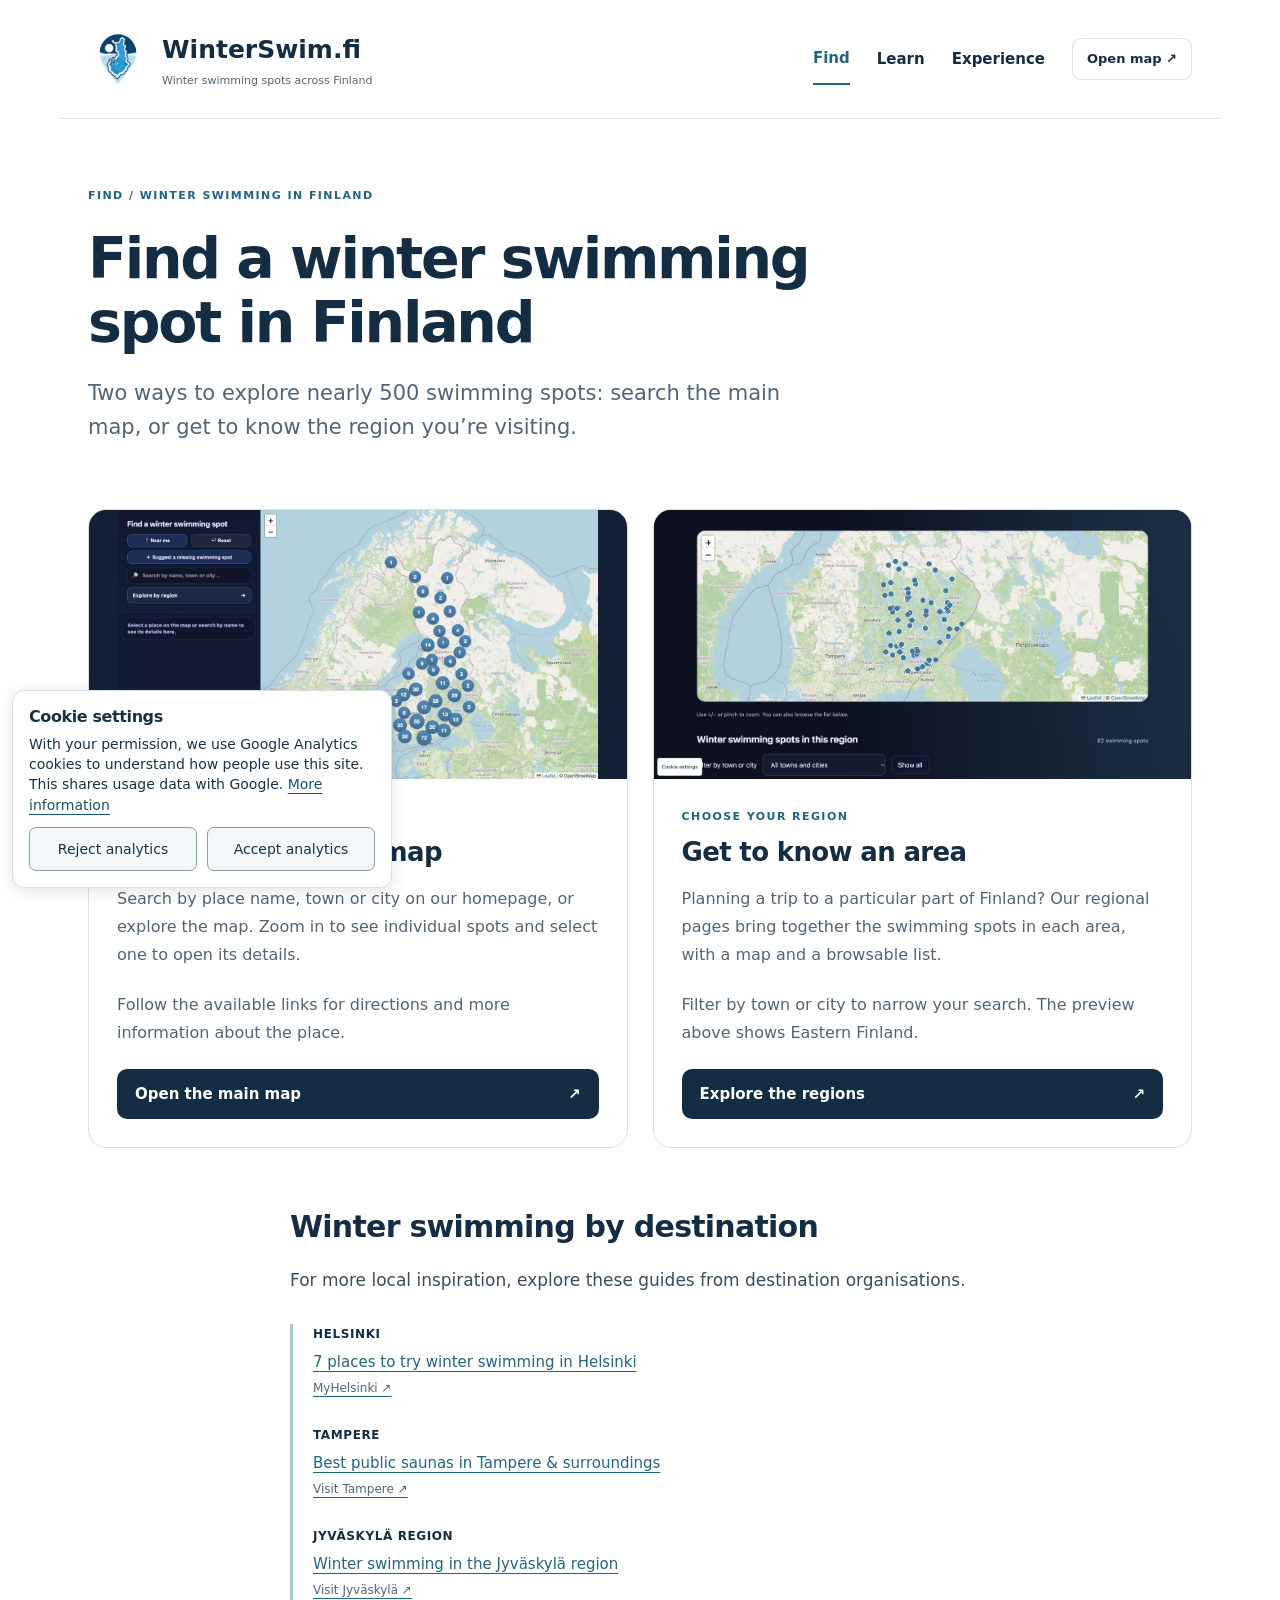
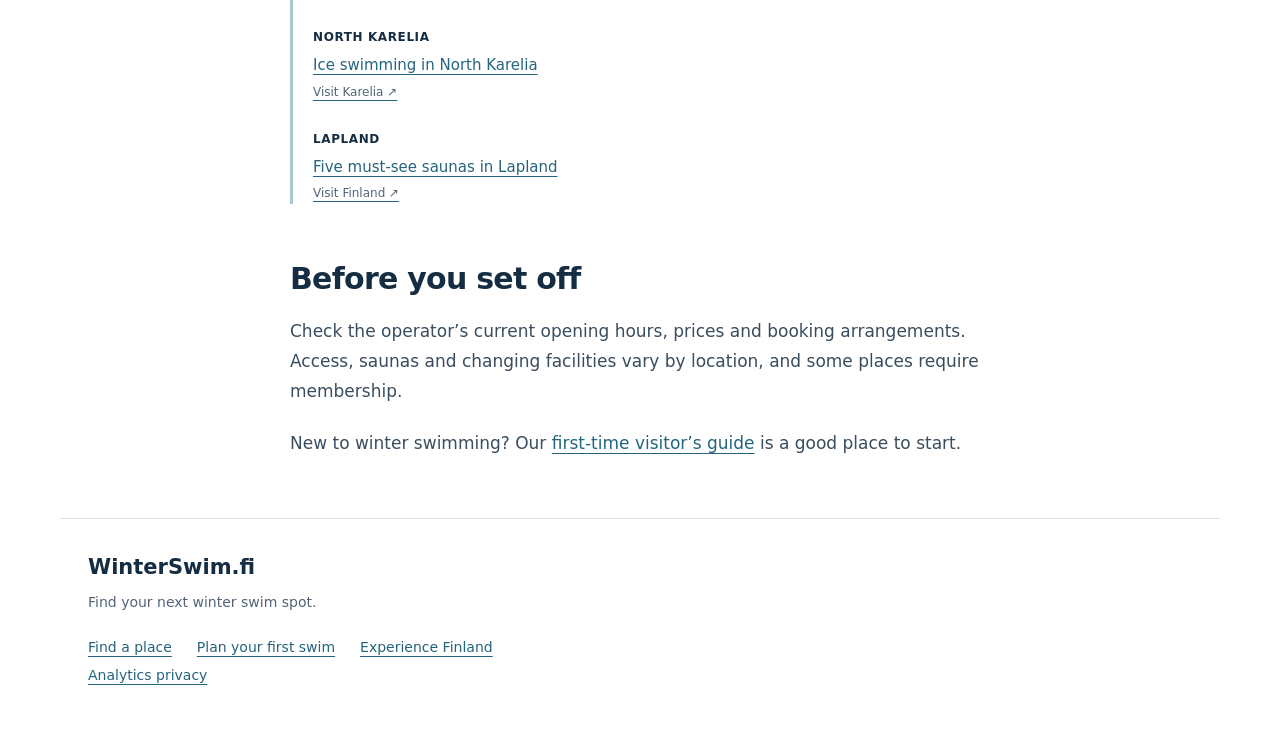
<file: scripts/content-pages/find.html>
<!doctype html><html lang="en"><head><meta charset="utf-8"><meta name="viewport" content="width=device-width,initial-scale=1"><title>Find a winter swimming spot in Finland | WinterSwim.fi</title><meta name="description" content="Find winter swimming spots in Finland using our map and regional guides, with local inspiration for your trip."><link rel="canonical" href="https://winterswim.fi/find/"><link rel="stylesheet" href="/assets/content/style.css"><link rel="stylesheet" href="/assets/analytics.css"><script src="/assets/locale.js"></script><script defer src="/assets/analytics.js"></script></head><body><a class="skip" href="#main">Skip to content</a><header class="wrap"><a class="brand" href="https://winterswim.fi/"><img src="/assets/content/logo.png" width="60" height="72" alt=""><span>WinterSwim.fi<small>Winter swimming spots across Finland</small></span></a><nav aria-label="Main navigation"><a href="/find/" aria-current="page">Find</a><a href="/learn/">Learn</a><a href="/experience/">Experience</a><a class="map-link" href="https://winterswim.fi/#kartta">Open map ↗</a></nav></header><main id="main" class="wrap"><div class="intro"><span class="eyebrow">FIND / WINTER SWIMMING IN FINLAND</span><h1>Find a winter swimming spot in Finland</h1><p class="lead">Two ways to explore nearly 500 swimming spots: search the main map, or get to know the region you’re visiting.</p></div><div class="find-grid"><article class="find-card"><a class="image-link" href="https://winterswim.fi/#kartta" aria-label="Open the main swimming map"><img src="/assets/content/map-clean.png" width="1313" height="659" alt="The main map with a place search and clusters of swimming spots across Finland."></a><div class="card-copy"><span class="eyebrow">SEARCH & EXPLORE</span><h2>Find a spot on the map</h2><p>Search by place name, town or city on our homepage, or explore the map. Zoom in to see individual spots and select one to open its details.</p><p>Follow the available links for directions and more information about the place.</p><a class="button" href="https://winterswim.fi/#kartta">Open the main map <span>↗</span></a></div></article><article class="find-card"><a class="image-link" href="https://winterswim.fi/regions/eastern-finland/" aria-label="Explore the Eastern Finland example"><img src="/assets/content/region.png" width="1313" height="659" alt="Eastern Finland regional map, showing swimming spots and the town filter."></a><div class="card-copy"><span class="eyebrow">CHOOSE YOUR REGION</span><h2>Get to know an area</h2><p>Planning a trip to a particular part of Finland? Our regional pages bring together the swimming spots in each area, with a map and a browsable list.</p><p>Filter by town or city to narrow your search. The preview above shows Eastern Finland.</p><a class="button" href="https://winterswim.fi/regions/">Explore the regions <span>↗</span></a></div></article></div><section class="prose"><h2 id="destinations">Winter swimming by destination</h2><p>For more local inspiration, explore these guides from destination organisations.</p><div class="further destinations"><div class="destination"><strong>Helsinki</strong><a href="https://www.myhelsinki.fi/visit/winter-swimming-in-helsinki/">7 places to try winter swimming in Helsinki<small>MyHelsinki ↗</small></a></div><div class="destination"><strong>Tampere</strong><a href="https://visittampere.fi/en/articles/the-best-public-saunas-in-tampere-surroundings/">Best public saunas in Tampere & surroundings<small>Visit Tampere ↗</small></a></div><div class="destination"><strong>Jyväskylä region</strong><a href="https://visitjyvaskyla.fi/en/activities/winter-swimming/">Winter swimming in the Jyväskylä region<small>Visit Jyväskylä ↗</small></a></div><div class="destination"><strong>North Karelia</strong><a href="https://www.visitkarelia.fi/en/top-activities/ice-swimming/">Ice swimming in North Karelia<small>Visit Karelia ↗</small></a></div><div class="destination"><strong>Lapland</strong><a href="https://www.visitfinland.com/en/articles/5-must-experience-saunas-in-lapland/">Five must-see saunas in Lapland<small>Visit Finland ↗</small></a></div></div><h2 class="before-trip">Before you set off</h2><p>Check the operator’s current opening hours, prices and booking arrangements. Access, saunas and changing facilities vary by location, and some places require membership.</p><p>New to winter swimming? Our <a href="/learn/">first-time visitor’s guide</a> is a good place to start.</p></section></main><footer class="wrap"><strong>WinterSwim.fi</strong><p>Find your next winter swim spot.</p><div><a href="/find/">Find a place</a><a href="/learn/">Plan your first swim</a><a href="/experience/">Experience Finland</a></div><p><a href="/analytics-privacy/">Analytics privacy</a></p></footer></body></html>
</file>
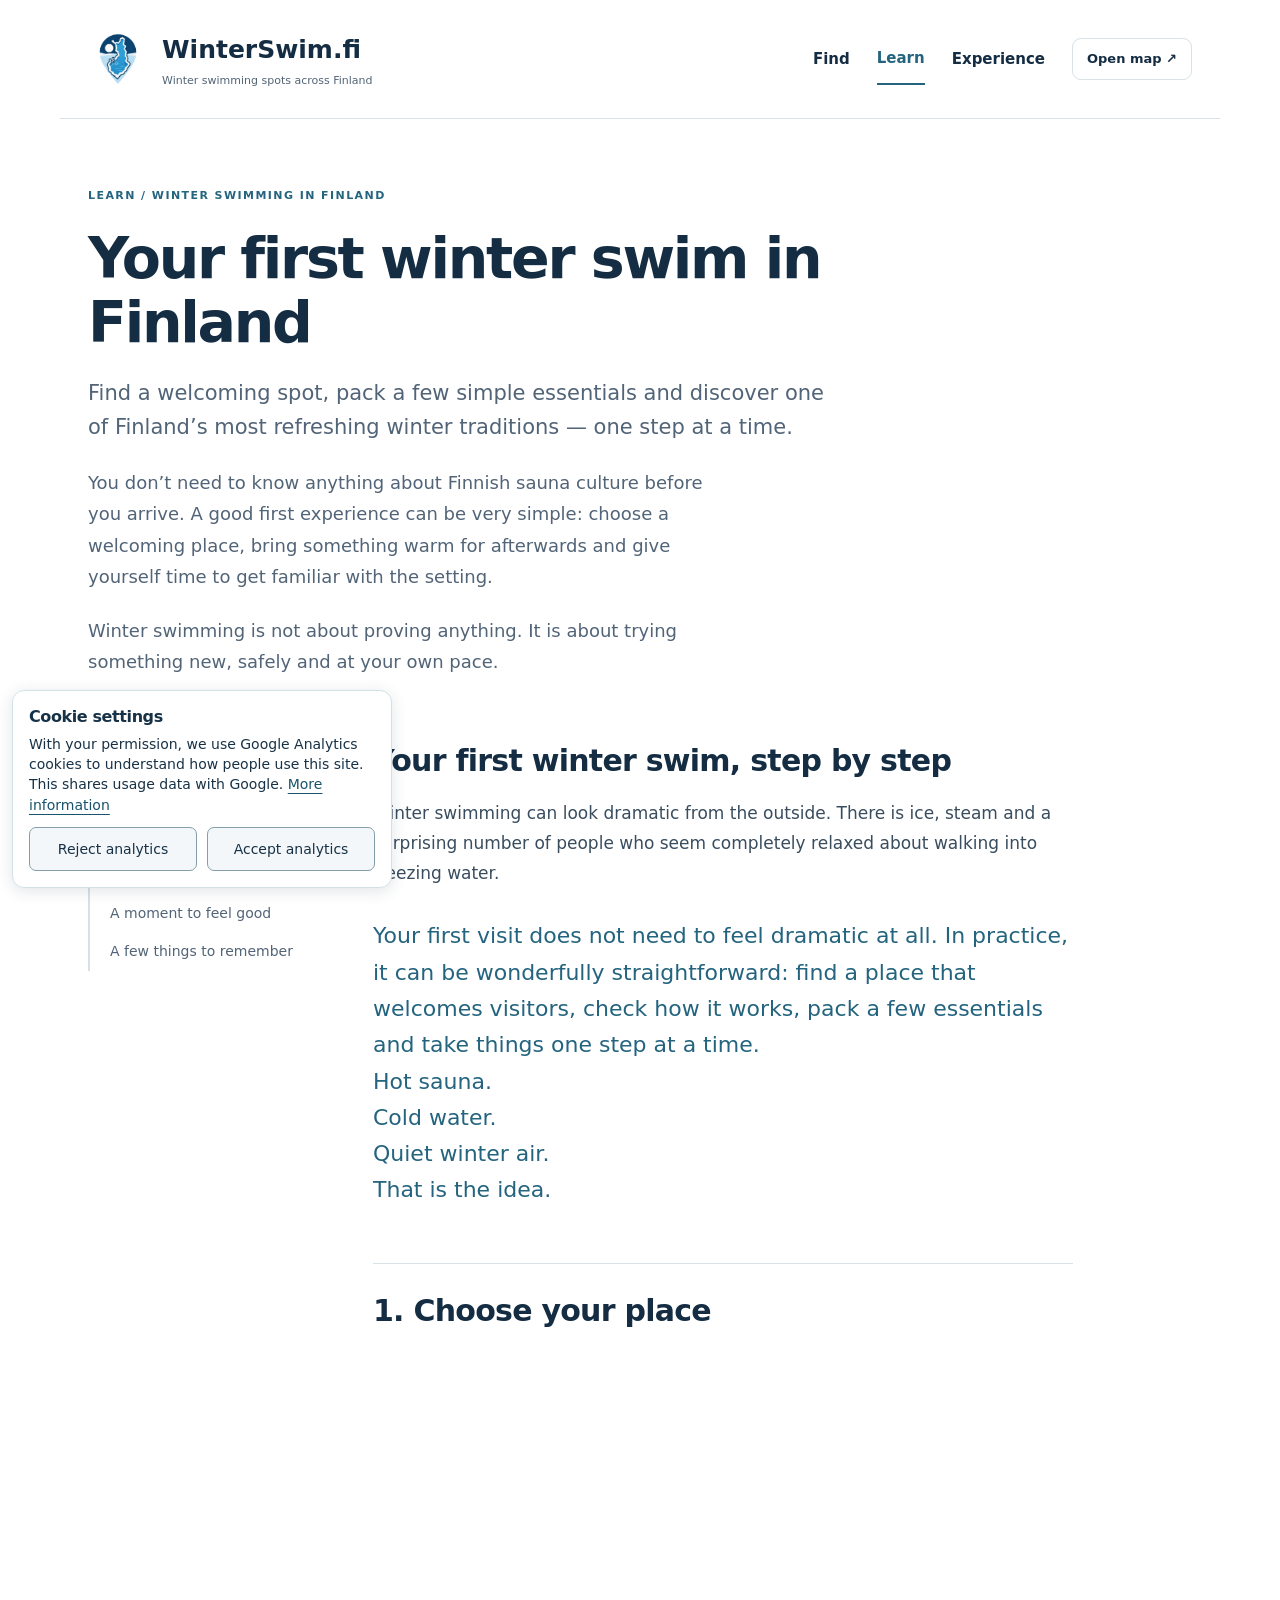
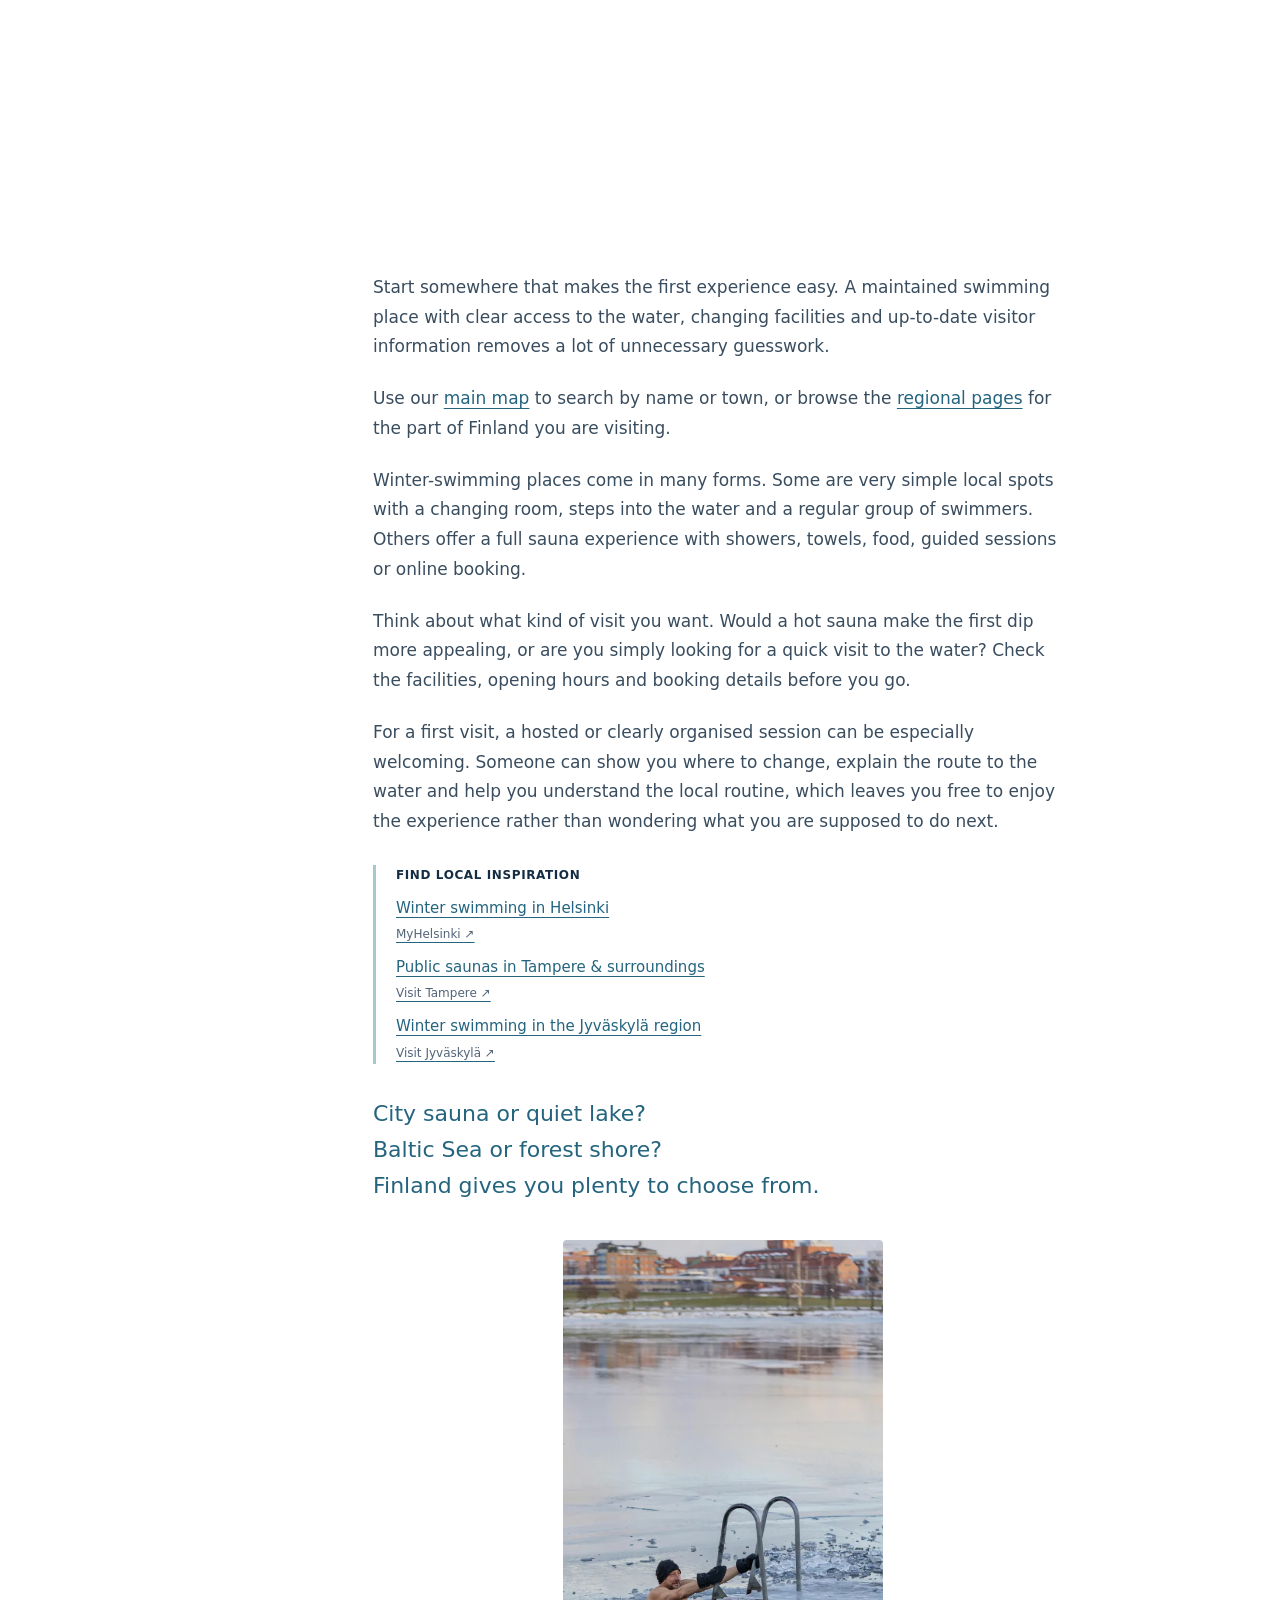
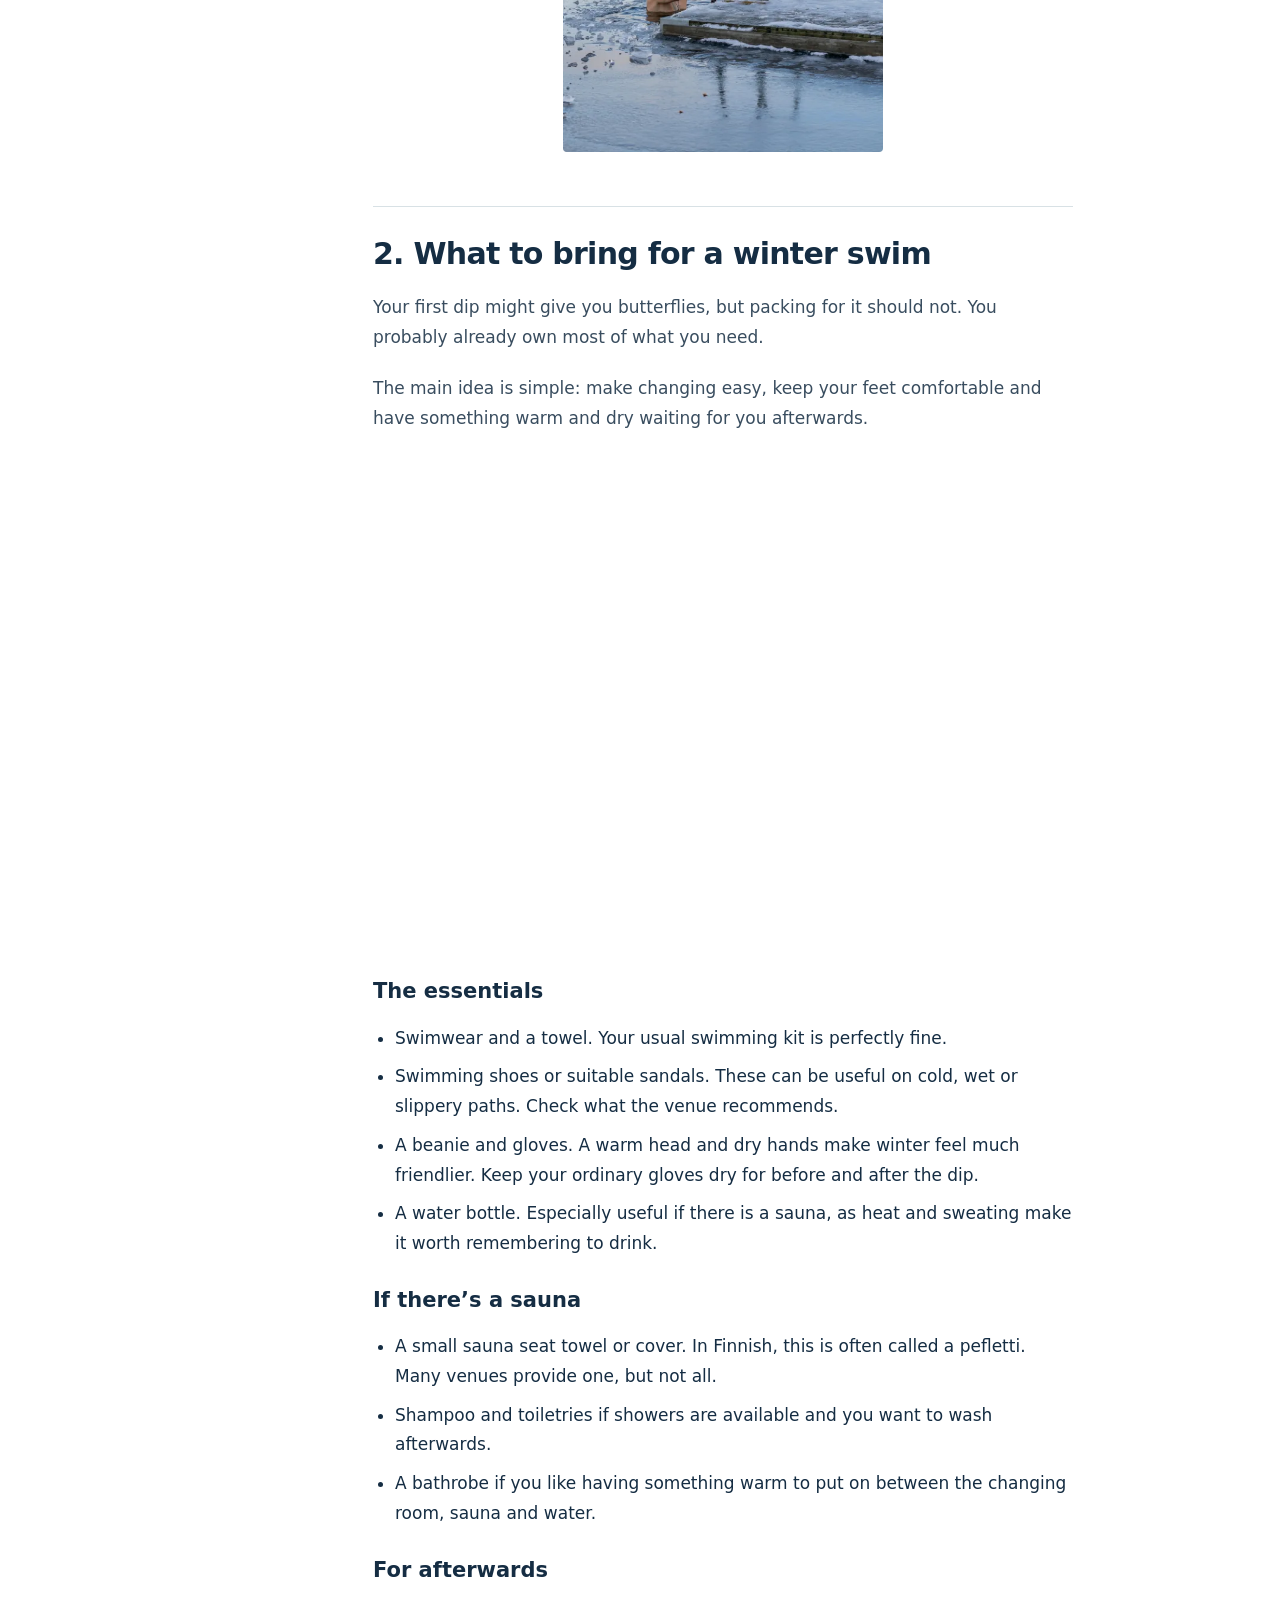
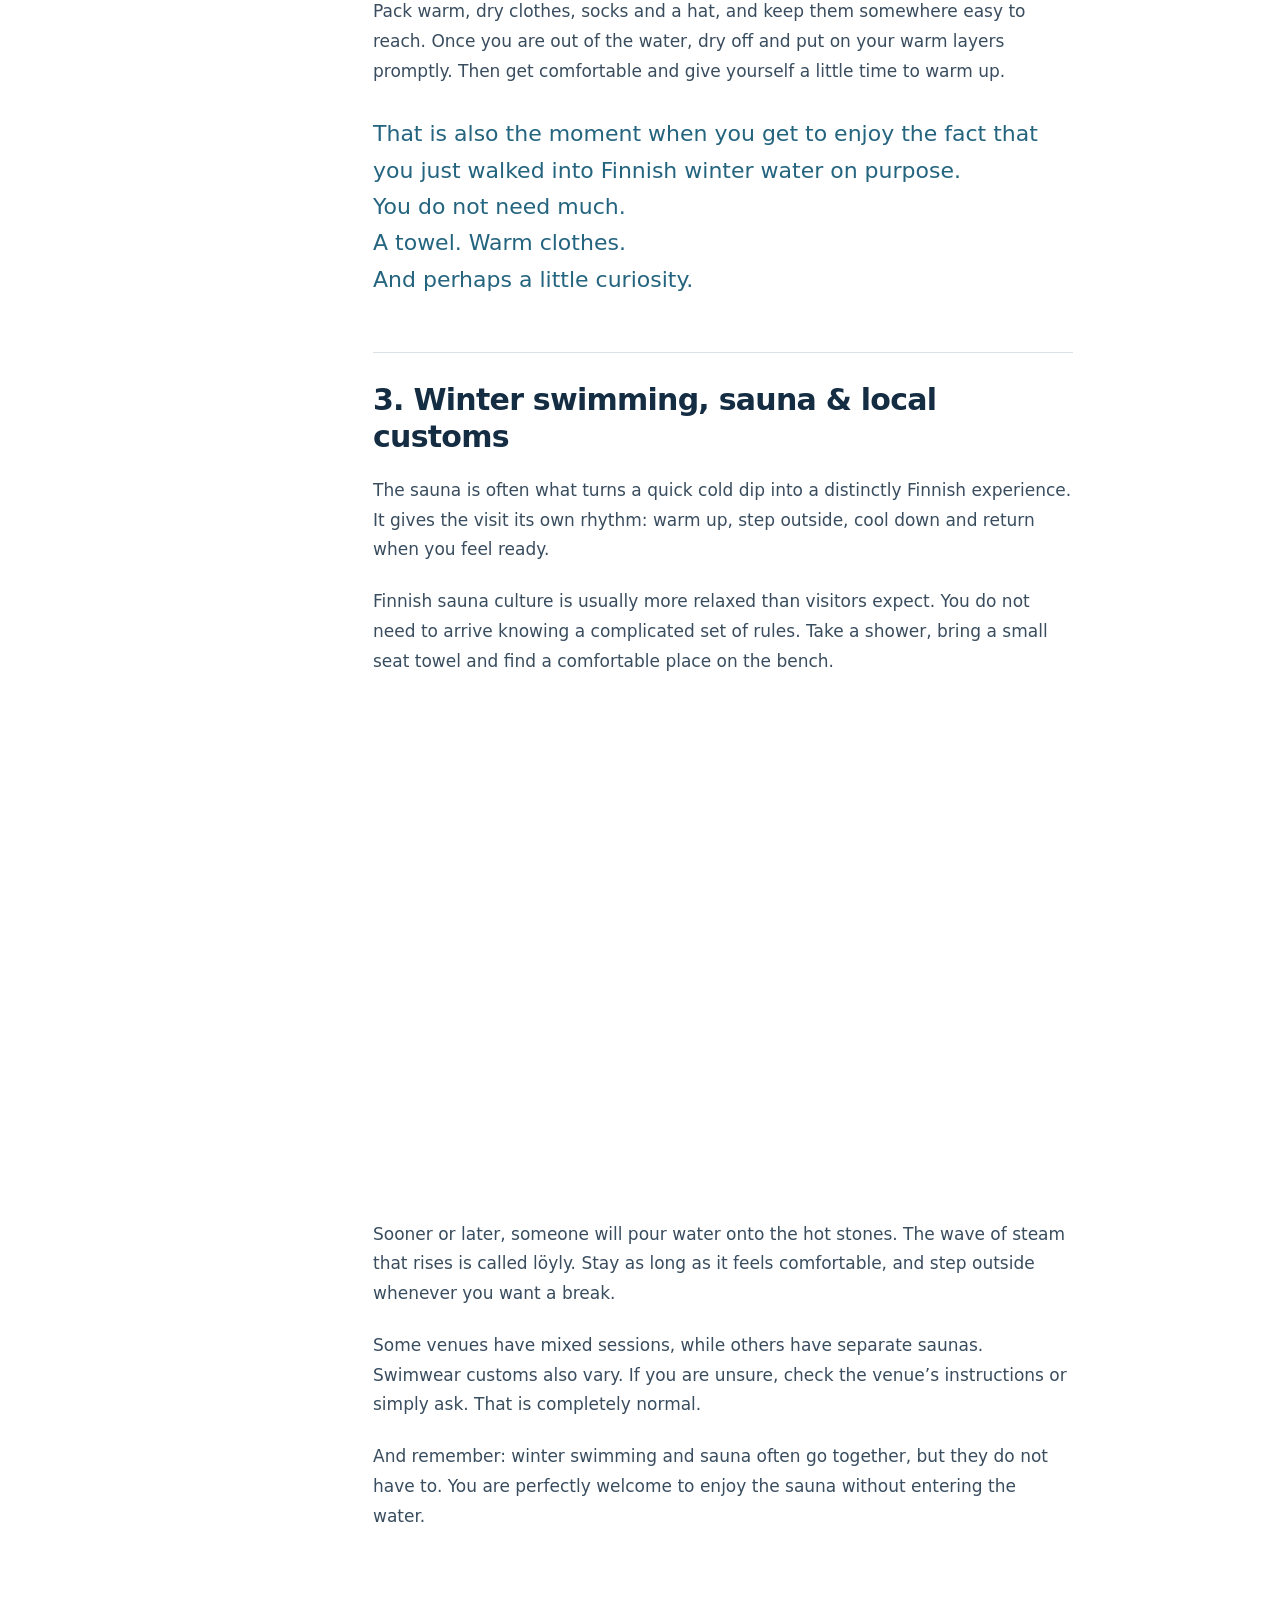
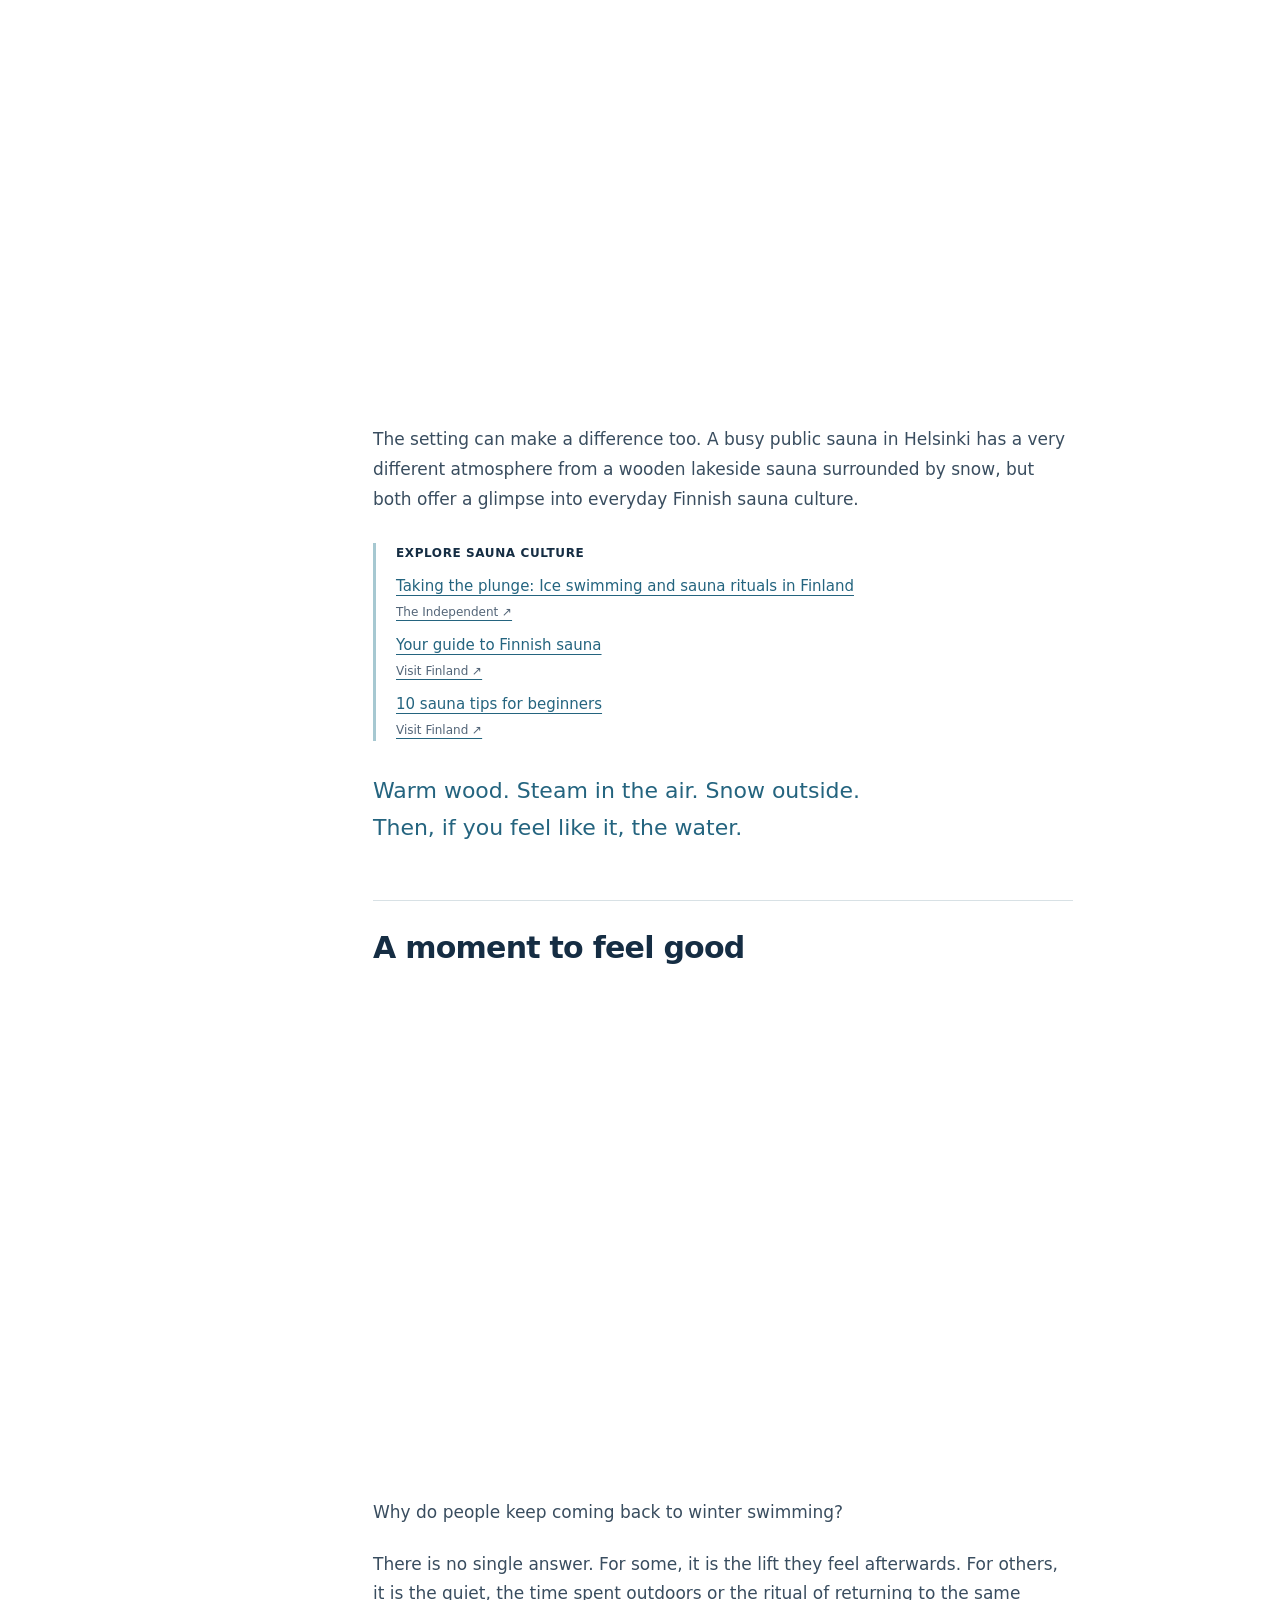
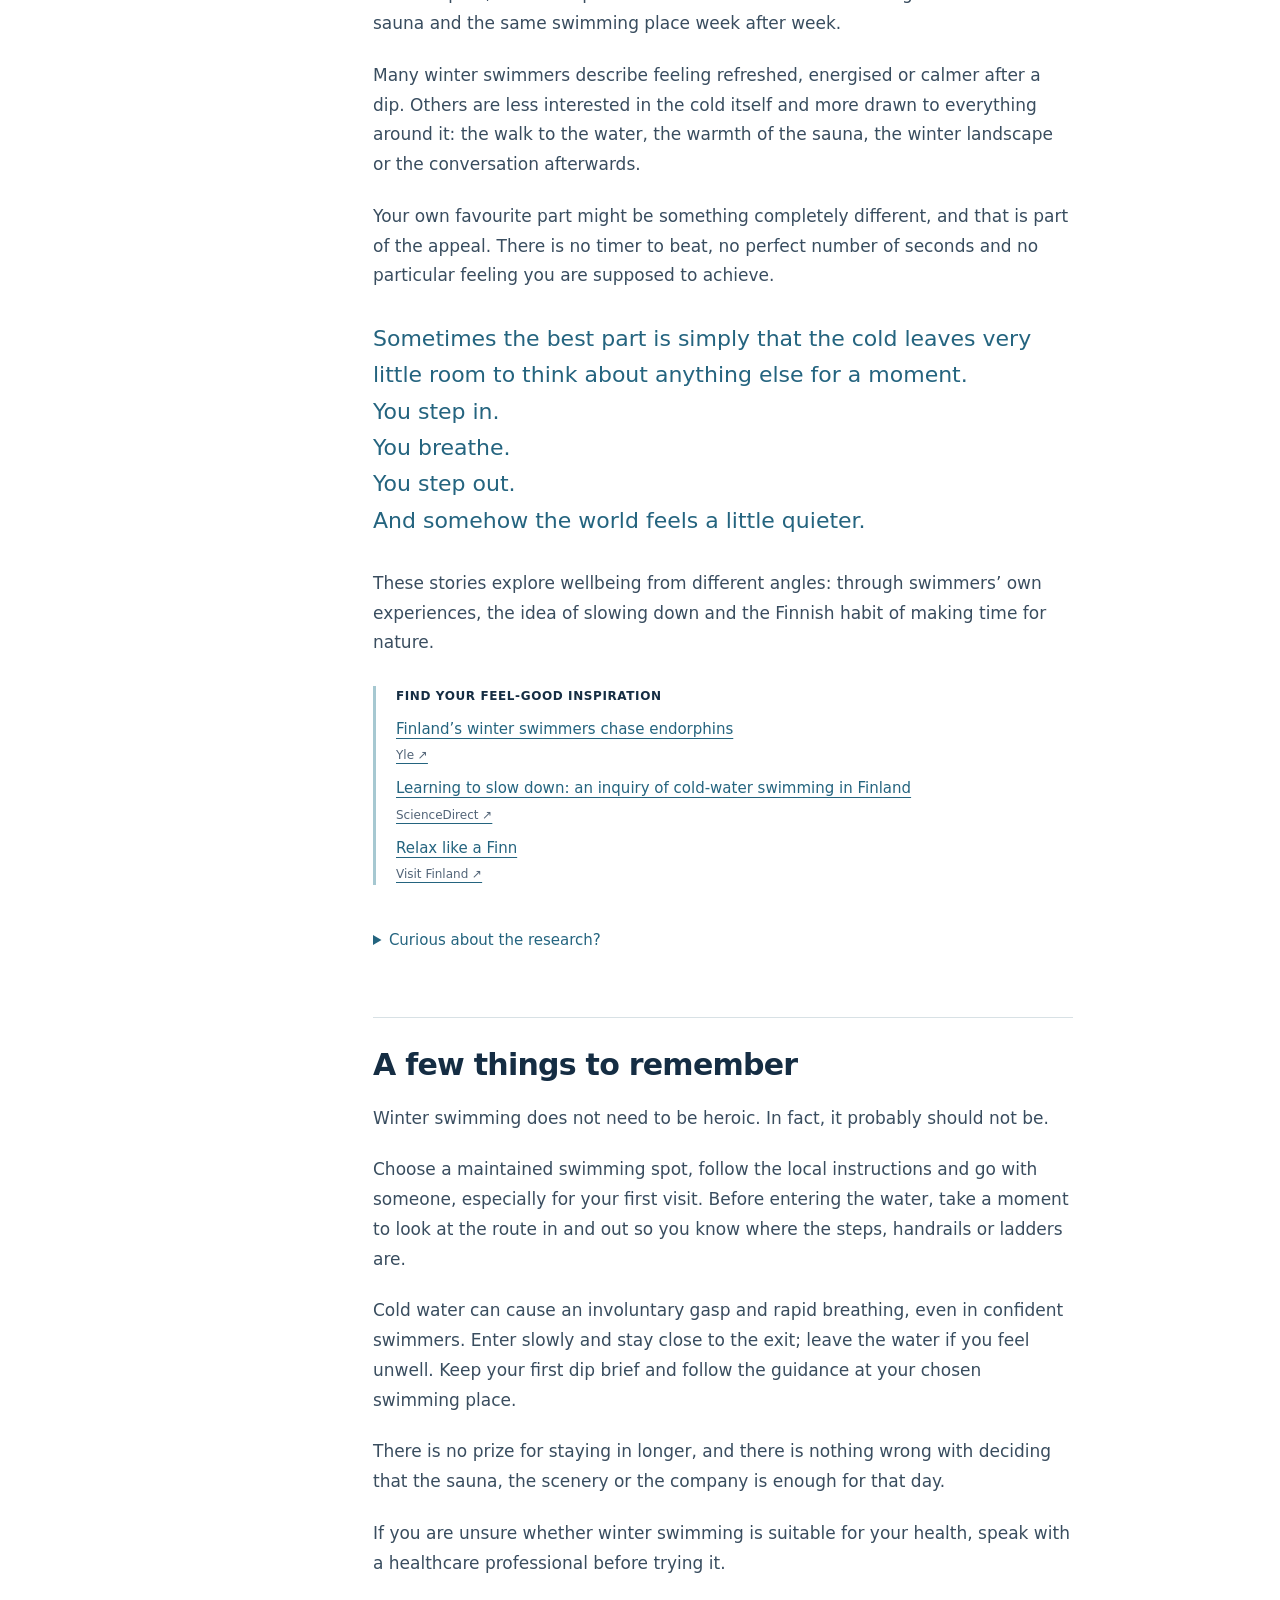
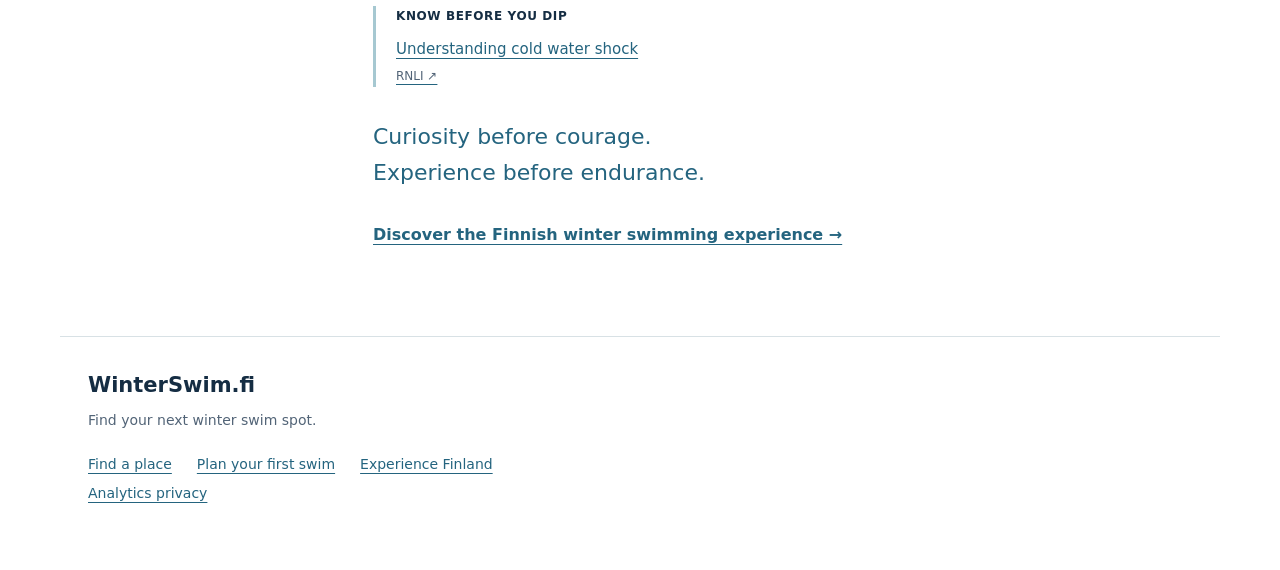
<file: scripts/content-pages/learn.html>
<!doctype html><html lang="en"><head><meta charset="utf-8"><meta name="viewport" content="width=device-width,initial-scale=1"><title>Your first winter swim in Finland | WinterSwim.fi</title><meta name="description" content="Plan your first winter swim in Finland: choose a welcoming spot, pack the essentials and discover sauna customs and practical tips."><link rel="canonical" href="https://winterswim.fi/learn/"><link rel="stylesheet" href="/assets/content/style.css"><link rel="stylesheet" href="/assets/content/learn.css"><link rel="stylesheet" href="/assets/analytics.css"><script src="/assets/locale.js"></script><script defer src="/assets/analytics.js"></script></head><body><a class="skip" href="#main">Skip to content</a><header class="wrap"><a class="brand" href="https://winterswim.fi/"><img src="/assets/content/logo.png" width="60" height="72" alt=""><span>WinterSwim.fi<small>Winter swimming spots across Finland</small></span></a><nav aria-label="Main navigation"><a href="/find/">Find</a><a href="/learn/" aria-current="page">Learn</a><a href="/experience/">Experience</a><a class="map-link" href="https://winterswim.fi/#kartta">Open map ↗</a></nav></header><main id="main" class="wrap"><div class="intro"><span class="eyebrow">LEARN / WINTER SWIMMING IN FINLAND</span><h1>Your first winter swim in Finland</h1><p class="lead">Find a welcoming spot, pack a few simple essentials and discover one of Finland’s most refreshing winter traditions — one step at a time.</p><p class="v2-opening">You don’t need to know anything about Finnish sauna culture before you arrive. A good first experience can be very simple: choose a welcoming place, bring something warm for afterwards and give yourself time to get familiar with the setting.</p><p class="v2-opening">Winter swimming is not about proving anything. It is about trying something new, safely and at your own pace.</p></div><div class="article-layout"><aside class="contents"><strong>On this page</strong><a href="#first">1. Choose your place</a><a href="#bring">2. Pack the essentials</a><a href="#visitors">3. Sauna & local customs</a><a href="#science">A moment to feel good</a><a href="#safety">A few things to remember</a></aside><article class="prose version-two"><h2 id="intro-steps">Your first winter swim, step by step</h2><p>Winter swimming can look dramatic from the outside. There is ice, steam and a surprising number of people who seem completely relaxed about walking into freezing water.</p><p class="rhythm">Your first visit does not need to feel dramatic at all. In practice, it can be wonderfully straightforward: find a place that welcomes visitors, check how it works, pack a few essentials and take things one step at a time.<br>Hot sauna.<br>Cold water.<br>Quiet winter air.<br>That is the idea.</p><h2 id="first">1. Choose your place</h2><figure class="content-photo"><img src="/assets/content/winter-stillness.webp" srcset="/assets/content/winter-stillness-650.webp 650w, /assets/content/winter-stillness.webp 1359w" sizes="(max-width: 620px) calc(100vw - 40px), 700px" width="1359" height="904" loading="lazy" decoding="async" alt="A swimmer in cold water beside a snow-covered shore and a frost-covered tree."></figure><p>Start somewhere that makes the first experience easy. A maintained swimming place with clear access to the water, changing facilities and up-to-date visitor information removes a lot of unnecessary guesswork.</p><p>Use our <a href="https://winterswim.fi/#kartta">main map</a> to search by name or town, or browse the <a href="https://winterswim.fi/regions/">regional pages</a> for the part of Finland you are visiting.</p><p>Winter-swimming places come in many forms. Some are very simple local spots with a changing room, steps into the water and a regular group of swimmers. Others offer a full sauna experience with showers, towels, food, guided sessions or online booking.</p><p>Think about what kind of visit you want. Would a hot sauna make the first dip more appealing, or are you simply looking for a quick visit to the water? Check the facilities, opening hours and booking details before you go.</p><p>For a first visit, a hosted or clearly organised session can be especially welcoming. Someone can show you where to change, explain the route to the water and help you understand the local routine, which leaves you free to enjoy the experience rather than wondering what you are supposed to do next.</p><div class="further"><strong>Find local inspiration</strong><a href="https://www.myhelsinki.fi/visit/winter-swimming-in-helsinki/">Winter swimming in Helsinki<small>MyHelsinki ↗</small></a><a href="https://visittampere.fi/en/articles/the-best-public-saunas-in-tampere-surroundings/">Public saunas in Tampere &amp; surroundings<small>Visit Tampere ↗</small></a><a href="https://visitjyvaskyla.fi/en/activities/winter-swimming/">Winter swimming in the Jyväskylä region<small>Visit Jyväskylä ↗</small></a></div><p class="rhythm">City sauna or quiet lake?<br>Baltic Sea or forest shore?<br>Finland gives you plenty to choose from.</p><figure class="content-photo content-photo--portrait"><img src="/assets/content/winter-dip.webp" width="540" height="864" loading="lazy" decoding="async" alt="A winter swimmer holding the ladder beside an opening in the ice."></figure><h2 id="bring">2. What to bring for a winter swim</h2><p>Your first dip might give you butterflies, but packing for it should not. You probably already own most of what you need.</p><p>The main idea is simple: make changing easy, keep your feet comfortable and have something warm and dry waiting for you afterwards.</p><figure class="content-photo"><img src="/assets/content/winter-swim-kit.webp" srcset="/assets/content/winter-swim-kit-650.webp 650w, /assets/content/winter-swim-kit.webp 1300w" sizes="(max-width: 620px) calc(100vw - 40px), 700px" width="1300" height="864" loading="lazy" decoding="async" alt="A winter swimmer wearing a bright pink beanie and gloves beside a wooden jetty."></figure><h3>The essentials</h3><ul><li>Swimwear and a towel. Your usual swimming kit is perfectly fine.</li><li>Swimming shoes or suitable sandals. These can be useful on cold, wet or slippery paths. Check what the venue recommends.</li><li>A beanie and gloves. A warm head and dry hands make winter feel much friendlier. Keep your ordinary gloves dry for before and after the dip.</li><li>A water bottle. Especially useful if there is a sauna, as heat and sweating make it worth remembering to drink.</li></ul><h3>If there’s a sauna</h3><ul><li>A small sauna seat towel or cover. In Finnish, this is often called a pefletti. Many venues provide one, but not all.</li><li>Shampoo and toiletries if showers are available and you want to wash afterwards.</li><li>A bathrobe if you like having something warm to put on between the changing room, sauna and water.</li></ul><h3>For afterwards</h3><p>Pack warm, dry clothes, socks and a hat, and keep them somewhere easy to reach. Once you are out of the water, dry off and put on your warm layers promptly. Then get comfortable and give yourself a little time to warm up.</p><p class="rhythm">That is also the moment when you get to enjoy the fact that you just walked into Finnish winter water on purpose.<br>You do not need much.<br>A towel. Warm clothes.<br>And perhaps a little curiosity.</p><h2 id="visitors">3. Winter swimming, sauna &amp; local customs</h2><p>The sauna is often what turns a quick cold dip into a distinctly Finnish experience. It gives the visit its own rhythm: warm up, step outside, cool down and return when you feel ready.</p><p>Finnish sauna culture is usually more relaxed than visitors expect. You do not need to arrive knowing a complicated set of rules. Take a shower, bring a small seat towel and find a comfortable place on the bench.</p><figure class="content-photo"><img src="/assets/content/sauna-loyly.webp" srcset="/assets/content/sauna-loyly-650.webp 650w, /assets/content/sauna-loyly.webp 1300w" sizes="(max-width: 620px) calc(100vw - 40px), 700px" width="1300" height="864" loading="lazy" decoding="async" alt="Water being poured over sauna stones, with snow visible through the window."></figure><p>Sooner or later, someone will pour water onto the hot stones. The wave of steam that rises is called löyly. Stay as long as it feels comfortable, and step outside whenever you want a break.</p><p>Some venues have mixed sessions, while others have separate saunas. Swimwear customs also vary. If you are unsure, check the venue’s instructions or simply ask. That is completely normal.</p><p>And remember: winter swimming and sauna often go together, but they do not have to. You are perfectly welcome to enjoy the sauna without entering the water.</p><figure class="content-photo"><img src="/assets/content/sauna-interior.webp" srcset="/assets/content/sauna-interior-650.webp 650w, /assets/content/sauna-interior.webp 1400w" sizes="(max-width: 620px) calc(100vw - 40px), 700px" width="1400" height="832" loading="lazy" decoding="async" alt="Wooden sauna benches facing a stove and a window onto a snowy landscape."></figure><p>The setting can make a difference too. A busy public sauna in Helsinki has a very different atmosphere from a wooden lakeside sauna surrounded by snow, but both offer a glimpse into everyday Finnish sauna culture.</p><div class="further"><strong>Explore sauna culture</strong><a href="https://www.independent.co.uk/travel/europe/finland/finland-ice-swimming-cold-water-sauna-spa-b2036340.html">Taking the plunge: Ice swimming and sauna rituals in Finland<small>The Independent ↗</small></a><a href="https://www.visitfinland.com/en/things-to-do/sauna/">Your guide to Finnish sauna<small>Visit Finland ↗</small></a><a href="https://www.visitfinland.com/en/articles/10-sauna-tips-for-beginners/">10 sauna tips for beginners<small>Visit Finland ↗</small></a></div><p class="rhythm">Warm wood. Steam in the air. Snow outside.<br>Then, if you feel like it, the water.</p><h2 id="science">A moment to feel good</h2><figure class="content-photo"><img src="/assets/content/quiet-winter-swim.webp" srcset="/assets/content/quiet-winter-swim-650.webp 650w, /assets/content/quiet-winter-swim.webp 1334w" sizes="(max-width: 620px) calc(100vw - 40px), 700px" width="1334" height="864" loading="lazy" decoding="async" alt="A swimmer resting at the edge of an opening in the ice."></figure><p>Why do people keep coming back to winter swimming?</p><p>There is no single answer. For some, it is the lift they feel afterwards. For others, it is the quiet, the time spent outdoors or the ritual of returning to the same sauna and the same swimming place week after week.</p><p>Many winter swimmers describe feeling refreshed, energised or calmer after a dip. Others are less interested in the cold itself and more drawn to everything around it: the walk to the water, the warmth of the sauna, the winter landscape or the conversation afterwards.</p><p>Your own favourite part might be something completely different, and that is part of the appeal. There is no timer to beat, no perfect number of seconds and no particular feeling you are supposed to achieve.</p><p class="rhythm">Sometimes the best part is simply that the cold leaves very little room to think about anything else for a moment.<br>You step in.<br>You breathe.<br>You step out.<br>And somehow the world feels a little quieter.</p><p>These stories explore wellbeing from different angles: through swimmers’ own experiences, the idea of slowing down and the Finnish habit of making time for nature.</p><div class="further"><strong>Find your feel-good inspiration</strong><a href="https://yle.fi/a/3-10605261">Finland’s winter swimmers chase endorphins<small>Yle ↗</small></a><a href="https://www.sciencedirect.com/org/science/article/pii/S0309056625000693">Learning to slow down: an inquiry of cold-water swimming in Finland<small>ScienceDirect ↗</small></a><a href="https://www.visitfinland.com/en/articles/the-relaxation-routine-all-finns-know/">Relax like a Finn<small>Visit Finland ↗</small></a></div><details class="evidence-note"><summary>Curious about the research?</summary><p>Cold water attracts plenty of claims, especially online. Better mood, faster recovery, improved sleep and more energy are all commonly mentioned.</p><p>Some findings are promising, while others are still being studied. The science is interesting, but not always as simple as social media makes it sound.</p><p>Research into cold-water immersion is still developing, and experiences of wellbeing are highly individual. Some studies report encouraging findings related to stress and sleep, but these should not be treated as guaranteed benefits of winter swimming.</p><p class="rhythm">WinterSwim.fi takes a simple approach:<br>Interesting science, without the hype.</p><p>If you want to explore the evidence in more detail, the sources below provide a useful starting point.</p><div class="further"><strong>Explore the evidence</strong><a href="https://pmc.ncbi.nlm.nih.gov/articles/PMC11778651/">Effects of cold-water immersion on health and wellbeing<small>2025 systematic review, PLOS ONE / PubMed Central ↗</small></a><a href="https://www.health.harvard.edu/healthy-aging-and-longevity/can-ice-baths-improve-your-health">Can ice baths improve your health?<small>Harvard Health ↗</small></a></div></details><h2 id="safety">A few things to remember</h2><p>Winter swimming does not need to be heroic. In fact, it probably should not be.</p><p>Choose a maintained swimming spot, follow the local instructions and go with someone, especially for your first visit. Before entering the water, take a moment to look at the route in and out so you know where the steps, handrails or ladders are.</p><p>Cold water can cause an involuntary gasp and rapid breathing, even in confident swimmers. Enter slowly and stay close to the exit; leave the water if you feel unwell. Keep your first dip brief and follow the guidance at your chosen swimming place.</p><p>There is no prize for staying in longer, and there is nothing wrong with deciding that the sauna, the scenery or the company is enough for that day.</p><p>If you are unsure whether winter swimming is suitable for your health, speak with a healthcare professional before trying it.</p><div class="further"><strong>Know before you dip</strong><a href="https://rnli.org/water-safety/know-the-risks/cold-water-shock">Understanding cold water shock<small>RNLI ↗</small></a></div><p class="rhythm">Curiosity before courage.<br>Experience before endurance.</p><p class="next"><a href="/experience/">Discover the Finnish winter swimming experience →</a></p></article></div></main><footer class="wrap"><strong>WinterSwim.fi</strong><p>Find your next winter swim spot.</p><div><a href="/find/">Find a place</a><a href="/learn/">Plan your first swim</a><a href="/experience/">Experience Finland</a></div><p><a href="/analytics-privacy/">Analytics privacy</a></p></footer></body></html>
</file>
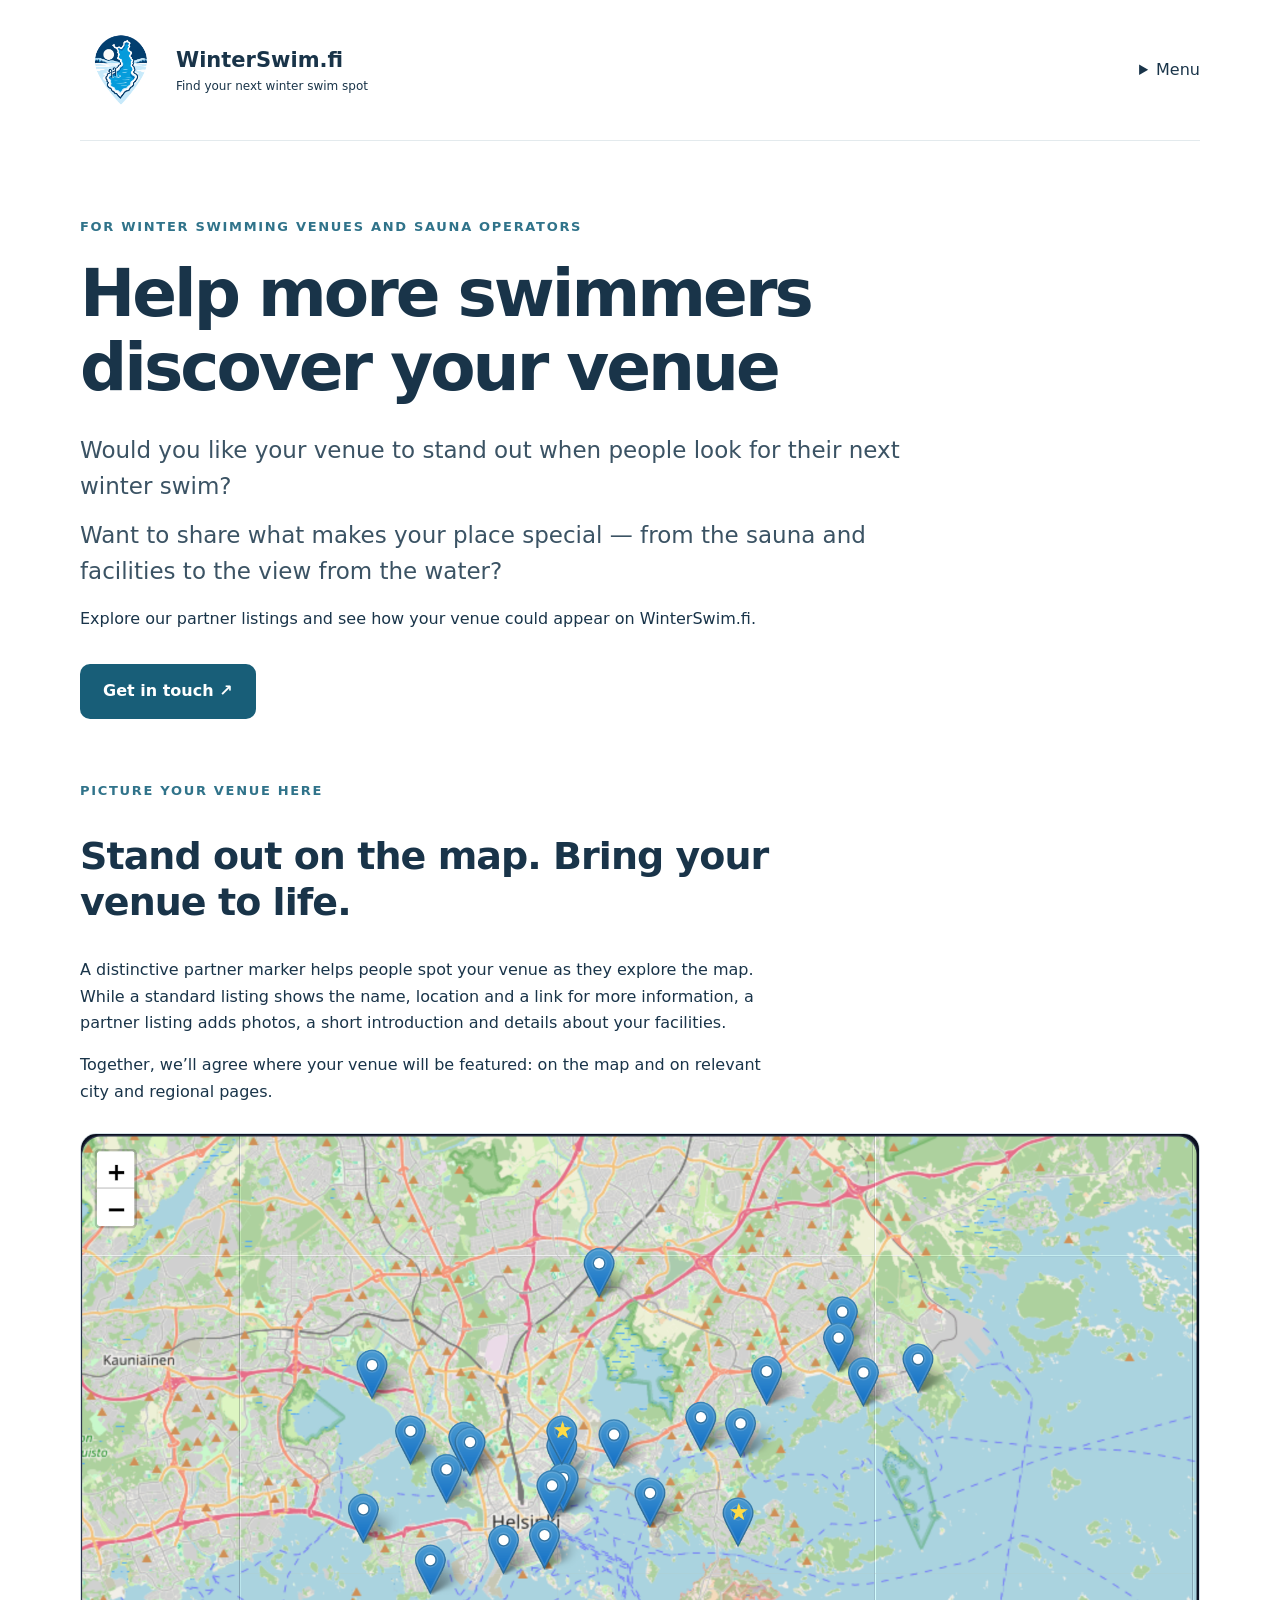
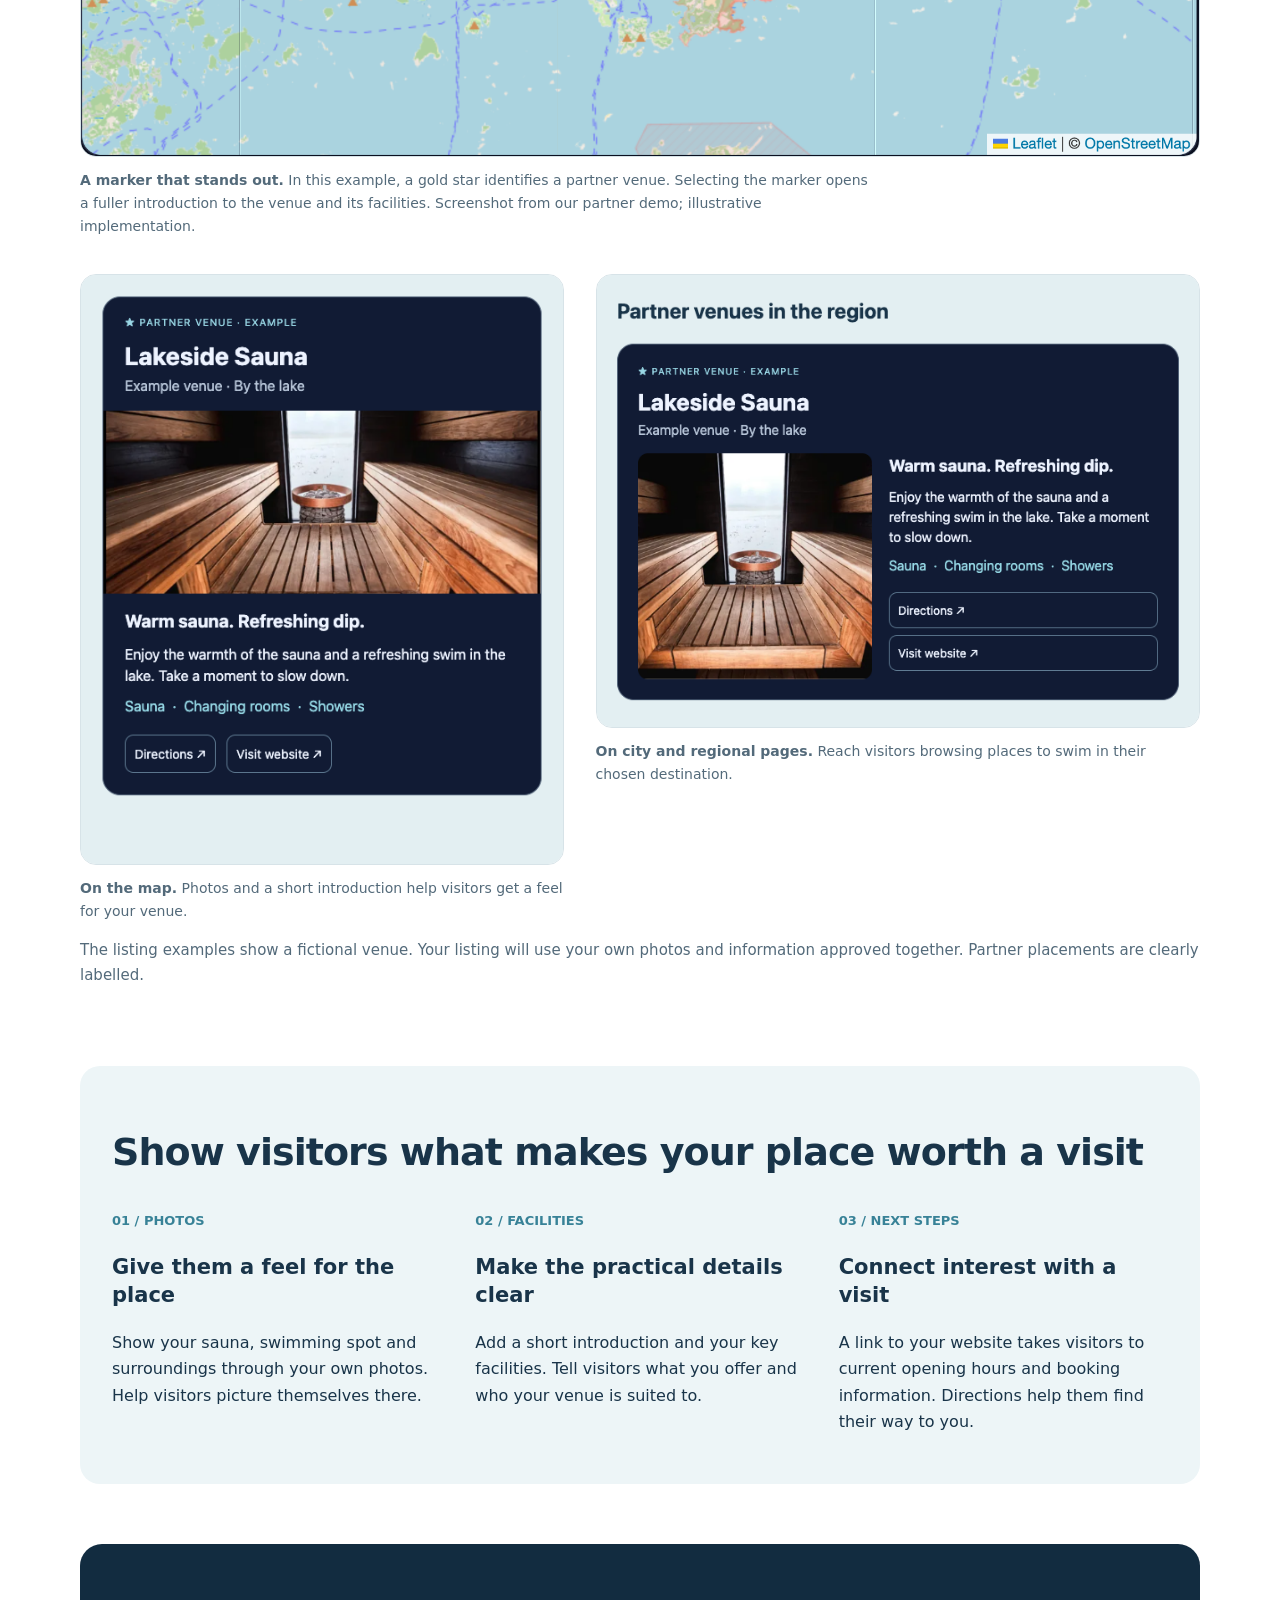
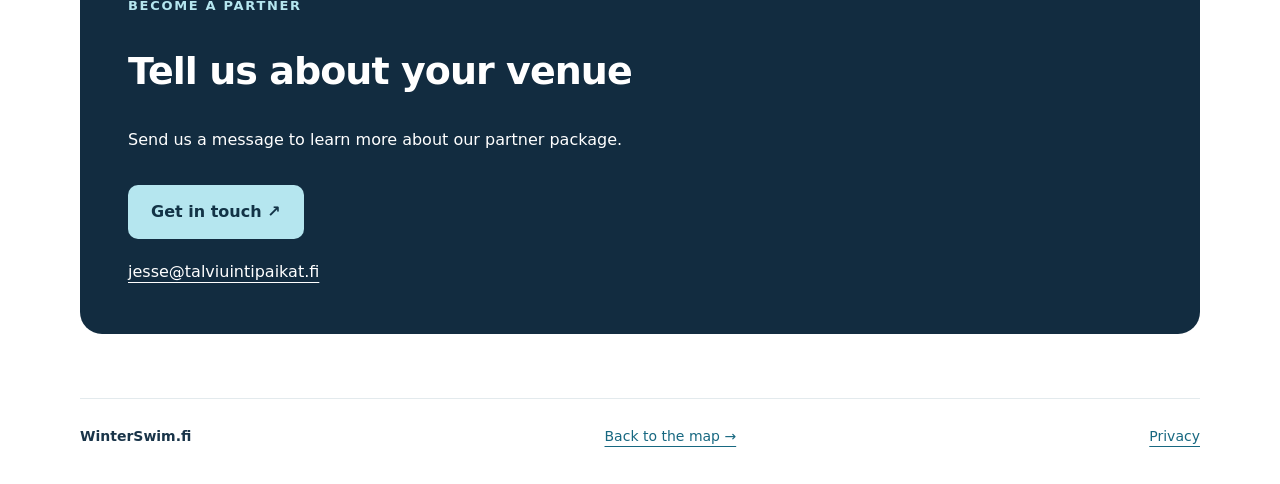
<file: scripts/content-pages/partners.html>
<!doctype html><html lang="en"><head><meta charset="utf-8"><meta name="viewport" content="width=device-width,initial-scale=1"><title>Become a partner | WinterSwim.fi</title><meta name="description" content="Help more swimmers discover your venue. Explore partner listings with photos, venue information and links to your website."><link rel="canonical" href="https://winterswim.fi/partners/"><link rel="stylesheet" href="/assets/partners/partners.css"></head><body><a class="skip" href="#sisalto">Skip to content</a><header class="wrap"><a class="brand" href="/"><img src="/assets/images/winterswim-logo-transparent.png" width="82" height="100" alt=""><span>WinterSwim.fi<small>Find your next winter swim spot</small></span></a><details><summary>Menu</summary><nav aria-label="Main navigation"><a href="/#kartta">Map</a><a href="/regions/">Cities and regions</a><a href="/partners/" aria-current="page">Become a partner</a></nav></details></header><main id="sisalto" class="wrap"><section class="intro"><span class="eyebrow">For winter swimming venues and sauna operators</span><h1>Help more swimmers discover your venue</h1><p class="lead">Would you like your venue to stand out when people look for their next winter swim?</p><p class="lead">Want to share what makes your place special — from the sauna and facilities to the view from the water?</p><p>Explore our partner listings and see how your venue could appear on WinterSwim.fi.</p><a class="btn" href="#yhteys">Get in touch ↗</a></section><section class="section"><div class="section-intro"><span class="eyebrow">Picture your venue here</span><h2>Stand out on the map. Bring your venue to life.</h2><p>A distinctive partner marker helps people spot your venue as they explore the map. While a standard listing shows the name, location and a link for more information, a partner listing adds photos, a short introduction and details about your facilities.</p><p>Together, we’ll agree where your venue will be featured: on the map and on relevant city and regional pages.</p></div><figure class="map-example"><img src="/assets/partners/map-visibility.png" width="1800" height="1000" alt="Demo map showing partner venues with a gold star inside their blue map pins, alongside standard blue pins."><figcaption><strong>A marker that stands out.</strong> In this example, a gold star identifies a partner venue. Selecting the marker opens a fuller introduction to the venue and its facilities. Screenshot from our partner demo; illustrative implementation.</figcaption></figure><div class="examples"><figure><img src="/assets/partners/map-card-en.png" width="540" height="660" loading="lazy" alt="Example partner listing for a fictional lakeside sauna, with a photo, description, facilities and links."><figcaption><strong>On the map.</strong> Photos and a short introduction help visitors get a feel for your venue.</figcaption></figure><figure><img src="/assets/partners/region-card-en.png" width="720" height="540" loading="lazy" alt="A fictional lakeside sauna featured among a region’s partner venues."><figcaption><strong>On city and regional pages.</strong> Reach visitors browsing places to swim in their chosen destination.</figcaption></figure></div><p class="muted">The listing examples show a fictional venue. Your listing will use your own photos and information approved together. Partner placements are clearly labelled.</p></section><section class="soft" aria-labelledby="sisaltaa"><h2 id="sisaltaa">Show visitors what makes your place worth a visit</h2><div class="benefits"><div><span class="number">01 / PHOTOS</span><h3>Give them a feel for the place</h3><p>Show your sauna, swimming spot and surroundings through your own photos. Help visitors picture themselves there.</p></div><div><span class="number">02 / FACILITIES</span><h3>Make the practical details clear</h3><p>Add a short introduction and your key facilities. Tell visitors what you offer and who your venue is suited to.</p></div><div><span class="number">03 / NEXT STEPS</span><h3>Connect interest with a visit</h3><p>A link to your website takes visitors to current opening hours and booking information. Directions help them find their way to you.</p></div></div></section><section class="contact" id="yhteys"><span class="eyebrow" style="color:#b5e6ef">Become a partner</span><h2>Tell us about your venue</h2><p>Send us a message to learn more about our partner package.</p><a class="btn" href="mailto:jesse@talviuintipaikat.fi?subject=Partnership%20with%20WinterSwim.fi">Get in touch ↗</a><a class="email" href="mailto:jesse@talviuintipaikat.fi">jesse@talviuintipaikat.fi</a></section></main><footer class="wrap"><strong>WinterSwim.fi</strong><a href="/#kartta">Back to the map →</a><a href="/analytics-privacy/">Privacy</a></footer></body></html>
</file>
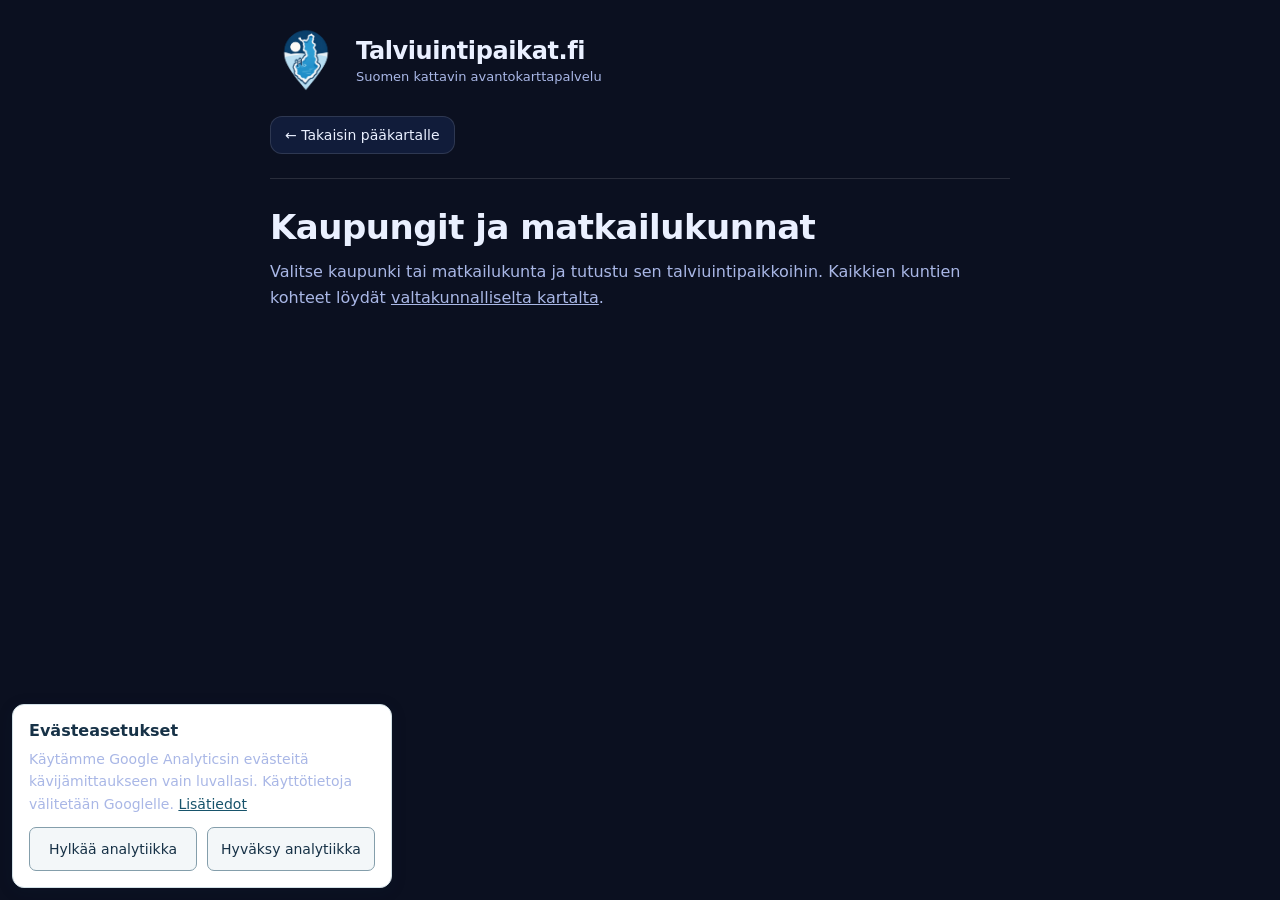
<file: scripts/templates/city-directory.html>
<!doctype html>
<html lang="fi"><head><meta charset="utf-8"><meta name="viewport" content="width=device-width,initial-scale=1">
<title>Kaupungit ja matkailukunnat | Talviuintipaikat.fi</title>
<meta name="description" content="Löydä talviuintipaikat suurista kaupungeista, Pohjois-Suomesta, Länsi-Suomesta ja Pohjanmaalta sekä Itä-Suomesta ja Kainuusta. Kaikki kohteet löydät valtakunnalliselta kartalta.">
<link rel="canonical" href="https://talviuintipaikat.fi/kunnat.html">
<style>
:root{--bg:#0b1020;--panel:#0f1730;--panel2:#111c3a;--text:#eaf0ff;--muted:#a9b7e6;--border:rgba(255,255,255,.12);--radius:16px}
*{box-sizing:border-box}body{margin:0;font-family:ui-sans-serif,system-ui,-apple-system,Segoe UI,Roboto,Helvetica,Arial,"Apple Color Emoji","Segoe UI Emoji";background:var(--bg);color:var(--text)}
main{max-width:780px;margin:auto;padding:24px 20px 48px}.brand{display:flex;align-items:center;gap:14px;text-decoration:none;color:var(--text)}.brand img{width:72px;height:72px;object-fit:contain}.brand strong{display:block;font-size:24px;font-weight:900;letter-spacing:-.4px}.brand small{display:block;color:var(--muted);font-size:13px;margin-top:4px}.header{padding-bottom:24px;border-bottom:1px solid var(--border)}a{color:inherit}a:focus-visible{outline:3px solid #7cc6d8;outline-offset:4px}.back{display:inline-block;padding:10px 14px;margin-top:20px;border:1px solid var(--border);border-radius:12px;text-decoration:none;background:var(--panel2);font-size:14px}h1{font-size:clamp(25px,5vw,34px);margin:28px 0 12px;letter-spacing:-.5px}p{color:var(--muted);line-height:1.6;margin:0 0 30px}section{margin-top:28px}h2{font-size:20px;margin:0 0 12px}ul{list-style:none;margin:0;padding:0;border:1px solid var(--border);border-radius:var(--radius);overflow:hidden;background:linear-gradient(180deg,var(--panel),var(--panel2))}li+li{border-top:1px solid var(--border)}li a{display:flex;align-items:center;justify-content:space-between;gap:14px;min-height:56px;padding:15px 18px;text-decoration:none;font-weight:700}li a:hover{background:rgba(51,136,255,.12)}li a:focus-visible{outline-offset:-4px}.count{white-space:nowrap;font-weight:400;color:var(--muted);font-size:13px}.count span{margin-left:10px}@media(max-width:480px){main{padding:18px 14px 36px}.brand{gap:10px}.brand img{width:56px;height:56px}.brand strong{font-size:21px}.brand small{font-size:11px}li a{padding:14px}}
</style><link rel="stylesheet" href="/assets/analytics.css"><script defer src="/assets/analytics.js"></script></head>
<body><main><header class="header"><a class="brand" href="/"><img src="/assets/images/logo-v1-mobile.png" width="72" height="72" alt=""><span><strong>Talviuintipaikat.fi</strong><small>Suomen kattavin avantokarttapalvelu</small></span></a><a class="back" href="/">← Takaisin pääkartalle</a></header>
<h1>Kaupungit ja matkailukunnat</h1><p>Valitse kaupunki tai matkailukunta ja tutustu sen talviuintipaikkoihin. Kaikkien kuntien kohteet löydät <a href="/">valtakunnalliselta kartalta</a>.</p>
<!-- CITY_GROUPS -->
</main></body></html>
</file>
<file: assets/partners/partners.css>
*{box-sizing:border-box}html{scroll-behavior:smooth}body{margin:0;background:#fff;color:#193449;font-family:system-ui,-apple-system,sans-serif;line-height:1.65}a{color:#176881;text-underline-offset:5px}a:focus-visible,summary:focus-visible{outline:3px solid #188ca9;outline-offset:5px}.wrap{width:min(1120px,calc(100% - 48px));margin:auto}header{display:flex;align-items:center;justify-content:space-between;padding:20px 0;border-bottom:1px solid #e3eaed}.brand{display:flex;align-items:center;gap:14px;color:#193449;text-decoration:none;font-weight:750;font-size:21px}.brand img{width:82px;height:100px;object-fit:contain}.brand small{display:block;font-size:12px;font-weight:500}nav{display:flex;gap:24px;font-size:15px}.eyebrow{font-size:13px;letter-spacing:.13em;font-weight:750;text-transform:uppercase;color:#30738a}.intro{padding:72px 0 58px;max-width:850px}h1{font-size:clamp(38px,5.2vw,66px);line-height:1.12;letter-spacing:-.045em;margin:18px 0 28px}h2{font-size:clamp(28px,3vw,38px);line-height:1.2;letter-spacing:-.025em}h3{font-size:21px;line-height:1.3}.lead{font-size:23px;line-height:1.55;margin:14px 0;color:#3b5364}.btn{display:inline-flex;background:#185e78;color:white;text-decoration:none;border-radius:10px;padding:14px 23px;font-weight:700;margin-top:16px}.soft{background:#edf5f7;border-radius:20px;padding:32px;margin-bottom:60px}.benefits{display:grid;grid-template-columns:repeat(3,1fr);gap:34px}.number{font-size:13px;font-weight:700;color:#388297}.section{padding:0 0 64px}.section-intro{max-width:690px}.examples{display:grid;grid-template-columns:1fr 1.25fr;gap:32px;align-items:start}figure{margin:0}figure img{display:block;width:100%;height:auto;border-radius:16px;border:1px solid #d7e3e8}figcaption{font-size:14px;color:#536a7a;margin-top:12px}.steps{display:grid;grid-template-columns:repeat(3,1fr);gap:32px;padding:0;list-style:none}.contact{background:#122c40;color:#fff;padding:48px;border-radius:22px;margin-bottom:64px}.contact p{max-width:650px}.contact a{color:#fff}.contact .btn{background:#b5e6ef;color:#123346}.contact .email{display:block;margin-top:20px;overflow-wrap:anywhere}footer{border-top:1px solid #e3eaed;padding:26px 0 36px;font-size:14px;display:flex;justify-content:space-between;gap:18px}.skip{position:absolute;top:-80px}.skip:focus{top:8px;background:white;padding:12px;z-index:5}details{position:relative}summary{cursor:pointer}details nav{position:absolute;right:0;background:white;border:1px solid #d7e3e8;padding:20px;min-width:190px;z-index:2;flex-direction:column}.muted{color:#536a7a;font-size:15px}@media(max-width:650px){.wrap{width:calc(100% - 36px)}.brand{font-size:17px;gap:8px}.brand img{width:58px;height:76px}.brand small{font-size:10px}.intro{padding:42px 0}.lead{font-size:19px}.benefits,.examples,.steps{grid-template-columns:1fr;gap:22px}.soft{padding:24px;margin-bottom:42px}.section{padding-bottom:42px}.contact{padding:28px 24px;margin-bottom:40px}footer{flex-direction:column}.examples figure:first-child{max-width:430px;margin:auto}}

.map-example{margin:28px 0 36px}.map-example img{width:100%;height:auto}.map-example figcaption{max-width:800px}
</file>
<file: assets/content/style.css>
:root{--bg:#ffffff;--paper:#fff;--text:#152d43;--muted:#526477;--blue:#24647f;--line:#d8e1e5;--ice:#eaf3f5}*{box-sizing:border-box}html{scroll-behavior:smooth;scroll-padding-top:24px}body{margin:0;background:var(--bg);color:var(--text);font:17px/1.75 system-ui,-apple-system,Segoe UI,sans-serif}a{color:var(--blue);text-underline-offset:4px}a:hover{text-decoration-thickness:2px}a:focus-visible{outline:3px solid var(--blue);outline-offset:5px}.skip{position:absolute;top:-100px}.skip:focus{top:0;background:white;z-index:10;padding:12px}.wrap{max-width:1160px;margin:auto;padding-inline:28px}.preview{text-align:center;background:var(--ice);font-size:11px;color:var(--muted);letter-spacing:.07em;padding:5px}header{display:flex;align-items:center;justify-content:space-between;gap:20px;padding-block:23px;border-bottom:1px solid var(--line)}.brand{display:flex;align-items:center;gap:14px;color:var(--text);font-weight:800;font-size:25px;text-decoration:none}.brand img{object-fit:contain}.brand small{display:block;font-size:11px;font-weight:400;color:var(--muted)}nav{display:flex;align-items:center;gap:27px}nav a{font-size:15px;font-weight:650;text-decoration:none;padding:12px 0;color:var(--text)}nav [aria-current]{color:var(--blue);border-bottom:2px solid var(--blue)}nav .map-link{font-size:13px;border:1px solid var(--line);padding:9px 14px;border-radius:9px}.intro{padding:60px 0 42px;max-width:850px}.eyebrow{color:var(--blue);font-size:11px;letter-spacing:.13em;font-weight:750}h1{font-size:clamp(35px,5vw,57px);line-height:1.12;letter-spacing:-.04em;margin:18px 0 23px}h2{font-size:30px;line-height:1.25;letter-spacing:-.025em;margin:0 0 20px}h3{font-size:21px;line-height:1.4;margin:27px 0 12px}.lead{font-size:21px;color:var(--muted);line-height:1.6;max-width:740px}p{margin:0 0 22px}.find-grid{display:grid;grid-template-columns:1fr 1fr;gap:25px}.find-card{border:1px solid var(--line);border-radius:18px;background:var(--paper);overflow:hidden;display:flex;flex-direction:column}.image-link{display:block;background:#132036}.image-link img{display:block;width:100%;height:auto;aspect-ratio:1313/659;object-fit:contain}.card-copy{padding:28px;display:flex;flex-direction:column;flex:1}.card-copy h2{font-size:26px;margin:9px 0 17px}.card-copy p{font-size:16px;color:var(--muted)}.button{display:flex;justify-content:space-between;text-decoration:none;border-radius:10px;background:var(--text);color:white;padding:12px 18px;min-height:48px;font-size:15px;font-weight:650;margin-top:auto}.prose{max-width:700px}.find-grid+.prose{margin:60px auto}.prose p{color:#394d5f}.prose>section{padding-bottom:37px;margin-bottom:35px;border-bottom:1px solid var(--line)}.prose>section:last-of-type{border-bottom:0}.prose h2{margin-top:8px}.article-layout{display:grid;grid-template-columns:220px minmax(0,700px);gap:65px;padding-bottom:30px}.contents{font-size:14px;align-self:start;position:sticky;top:24px;border-left:2px solid var(--line);padding-left:20px}.contents strong{display:block;margin-bottom:12px}.contents a{display:block;text-decoration:none;padding:7px 0;color:var(--muted)}.contents a:hover{color:var(--blue)}ul{padding-left:22px}li{margin-bottom:9px}.checklist{columns:2;column-gap:30px}.checklist li{break-inside:avoid}.source{font-size:14px;color:var(--muted)}.opening{font-size:23px;line-height:1.7}.editorial-image{margin:28px 0 46px}.editorial-image img{width:100%;height:260px;object-fit:cover;border-radius:4px;display:block}figcaption{font-size:12px;color:var(--muted);margin-top:8px}.further{margin:28px 0 0;border-left:3px solid #a6c8d1;padding-left:20px;font-size:15px}.further strong{font-size:12px;text-transform:uppercase;letter-spacing:.05em;display:block;margin-bottom:9px}.further a{display:block;margin:9px 0}.further small{display:block;color:var(--muted);font-size:12px}.reading-list{list-style:none;padding:0}.reading-list li{padding:12px 0;border-bottom:1px solid var(--line)}.reading-list small{display:block;color:var(--muted);font-size:12px}.next{font-weight:600;font-size:16px}footer{border-top:1px solid var(--line);padding-block:30px 45px;margin-top:35px!important;font-size:14px}footer strong{font-size:21px}footer p{color:var(--muted);margin:4px 0 20px}footer div{display:flex;flex-wrap:wrap;gap:25px}footer>small{display:block;color:var(--muted);font-size:11px;margin-top:25px}@media(max-width:850px){header{flex-wrap:wrap}nav{width:100%;justify-content:space-between;gap:15px}.article-layout{grid-template-columns:170px minmax(0,1fr);gap:30px}.brand{font-size:23px}}@media(max-width:620px){.wrap{padding-inline:20px}.brand img{width:48px;height:58px}.brand small{font-size:10px}header{padding-block:17px;gap:12px}nav{gap:12px}nav a{font-size:14px}nav .map-link{font-size:11px;padding:8px}.intro{padding:38px 0 27px}.lead{font-size:18px}.find-grid{grid-template-columns:1fr}.card-copy{padding:23px}.article-layout{display:block}.contents{position:static;margin-bottom:35px;padding:14px 18px;background:var(--ice);border:0}.contents a{padding:6px 0}.prose h2{font-size:27px}.prose p{font-size:17px}.opening{font-size:21px!important}.checklist{columns:1}.editorial-image img{height:210px}.find-grid+.prose{margin:42px 0}.prose>section{padding-bottom:24px;margin-bottom:28px}}@media(prefers-reduced-motion:reduce){html{scroll-behavior:auto}}

/* Shared editorial links across all content pages. */
.further .destination+.destination{margin-top:26px}.further .destination>strong{margin-bottom:4px}.further .destination>a{margin-top:0}.further a{width:fit-content;max-width:100%}.further small{margin-top:3px}

.prose h2.before-trip{margin-top:56px}

.evidence-note{margin-top:32px;font-size:15px;color:var(--muted)}.evidence-note summary{cursor:pointer;padding:10px 0;color:var(--blue);min-height:44px}.evidence-note summary:focus-visible{outline:3px solid var(--blue);outline-offset:3px}.evidence-note>p{margin-top:14px}

/* Editorial photographs retain their full composition on every screen. */
.content-photo{margin:36px 0 42px}.content-photo img{display:block;width:100%;height:auto;border-radius:4px}.content-photo--portrait{max-width:320px;margin-inline:auto}@media(max-width:620px){.content-photo{margin-block:28px 34px}.content-photo--portrait{max-width:260px}}
</file>
<file: assets/content/experience.css>
.experience-two h2{margin:12px 0 24px}.experience-two .eyebrow{display:block;margin-top:48px}.experience-two #your-way{margin-top:54px;padding-top:32px;border-top:1px solid var(--line)}.experience-two .rhythm{color:var(--blue);font-size:23px;line-height:1.65;margin:32px 0}.experience-two .further{margin:32px 0}.reading-entry+.reading-entry{margin-top:22px}.further .reading-description{font-size:14px;line-height:1.6;margin:4px 0 0;color:var(--muted)}.v2-opening{font-size:19px;max-width:720px;color:var(--blue)}.preview a{margin-left:10px}@media(max-width:620px){.experience-two .rhythm{font-size:20px}.v2-opening{font-size:17px}}
</file>
<file: assets/analytics.css>
#analytics-settings{position:fixed;bottom:max(8px,env(safe-area-inset-bottom));left:8px;z-index:1100;background:#fff;color:#173247;border:1px solid #b5c7d0;border-radius:6px;padding:7px 10px;font:12px system-ui;cursor:pointer}
#analytics-dialog{position:fixed;bottom:max(12px,env(safe-area-inset-bottom));left:12px;z-index:1101;border:1px solid #d3e1e7;border-radius:12px;padding:16px;max-width:380px;width:calc(100% - 24px);max-height:calc(100dvh - 24px);overflow:auto;box-sizing:border-box;background:#fff;color:#173247;font:14px/1.45 system-ui;box-shadow:0 3px 16px #102b3f20}
#analytics-dialog[hidden],#analytics-settings[hidden]{display:none}
#analytics-dialog h2{margin:0 0 6px;font-size:16px;line-height:1.3}
#analytics-dialog p{margin:0 0 12px}
#analytics-dialog a{color:#17536b;text-decoration:underline}
#analytics-dialog small{display:block;margin-top:9px;font-size:12px;color:#526673}
.analytics-actions{display:flex;gap:10px}
#analytics-dialog button{flex:1;min-width:0;min-height:44px;border:1px solid #849eab;background:#f3f7f9;color:#173247;border-radius:7px;padding:9px;font:inherit;cursor:pointer}
#analytics-dialog button:focus-visible,#analytics-settings:focus-visible{outline:2px solid #17536b;outline-offset:3px}
#analytics-status:empty{display:none}
#analytics-dialog #analytics-status:not(:empty){margin:10px 0 0}
</file>
<file: assets/content/learn.css>
.version-two h2{margin-top:54px;padding-top:28px;border-top:1px solid var(--line)}.version-two h2:first-child{margin-top:0;padding-top:0;border-top:0}.version-two .rhythm{font-size:22px;line-height:1.65;color:var(--blue);margin:30px 0}.version-two .further{margin-bottom:32px}.v2-opening{max-width:650px;color:var(--muted);font-size:18px}.preview a{margin-left:10px}.version-two .evidence-note{margin-bottom:35px}@media(max-width:620px){.version-two .rhythm{font-size:20px}}
</file>
